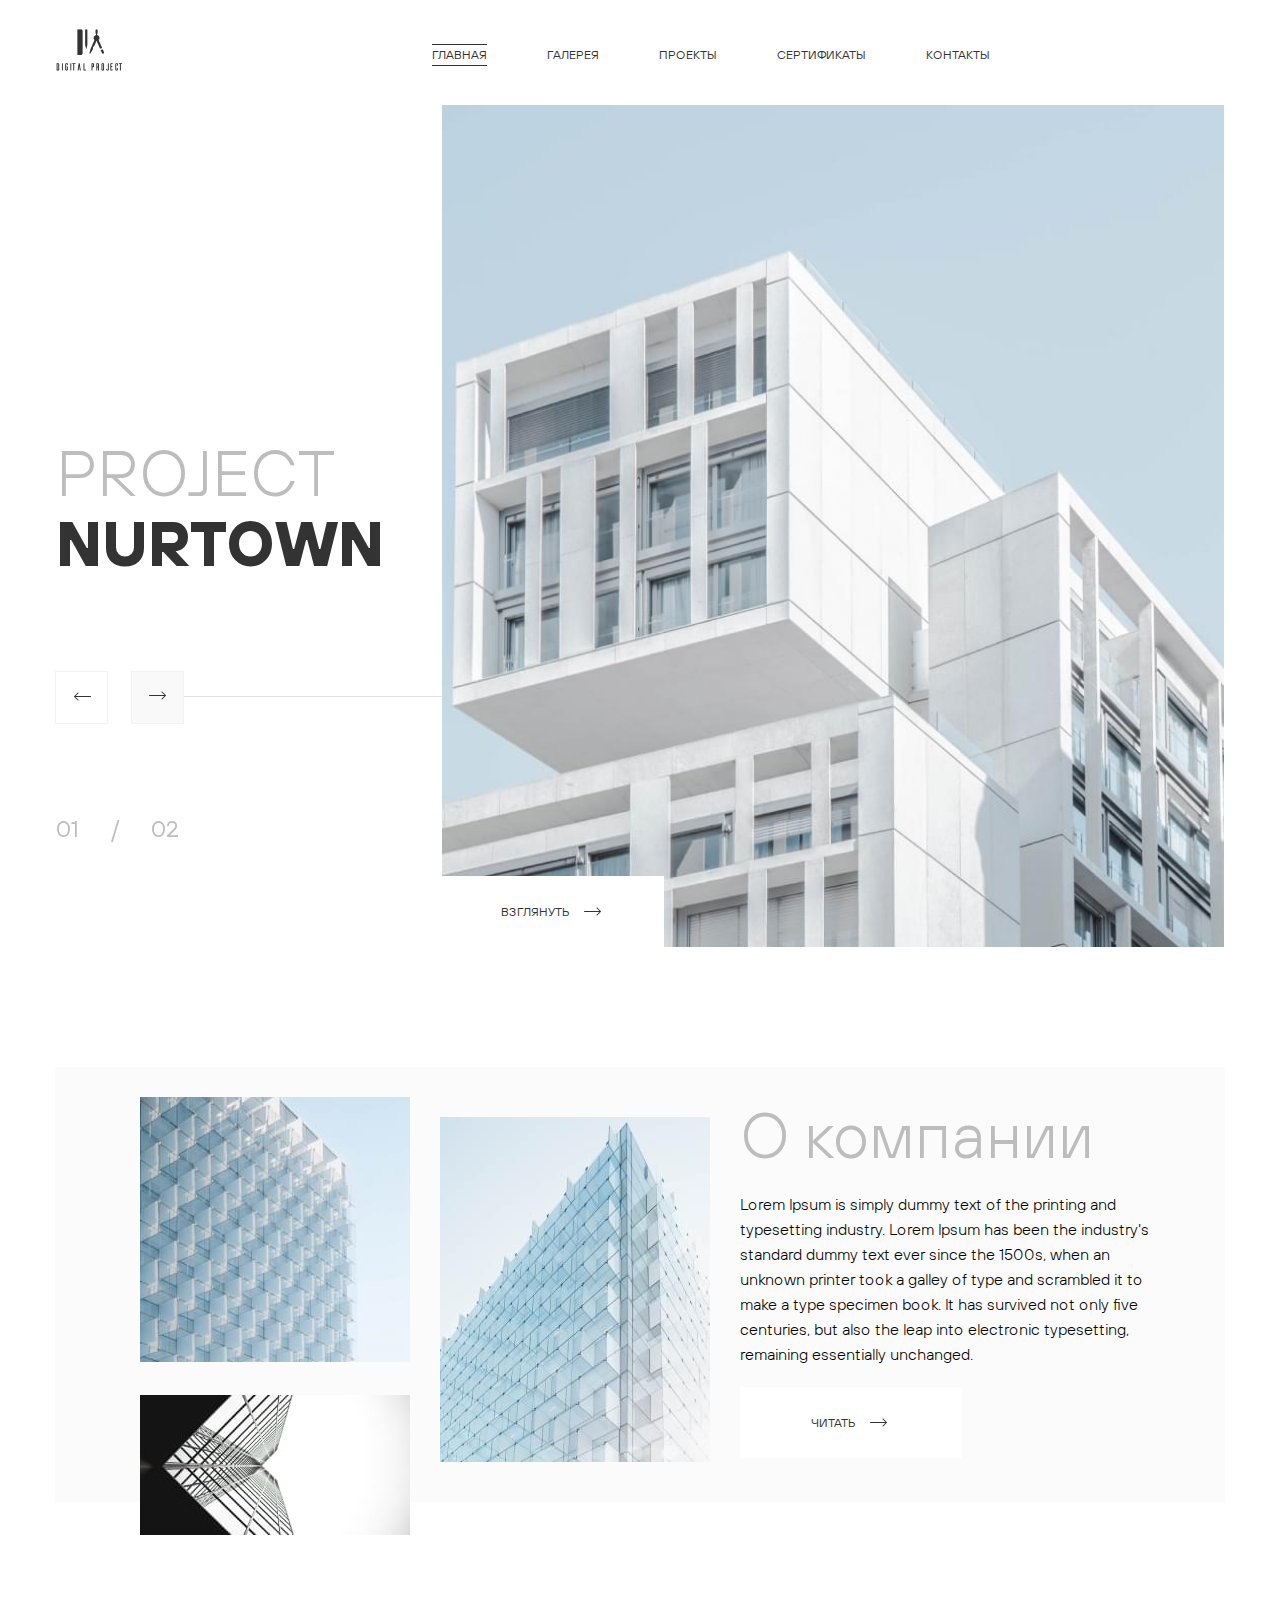
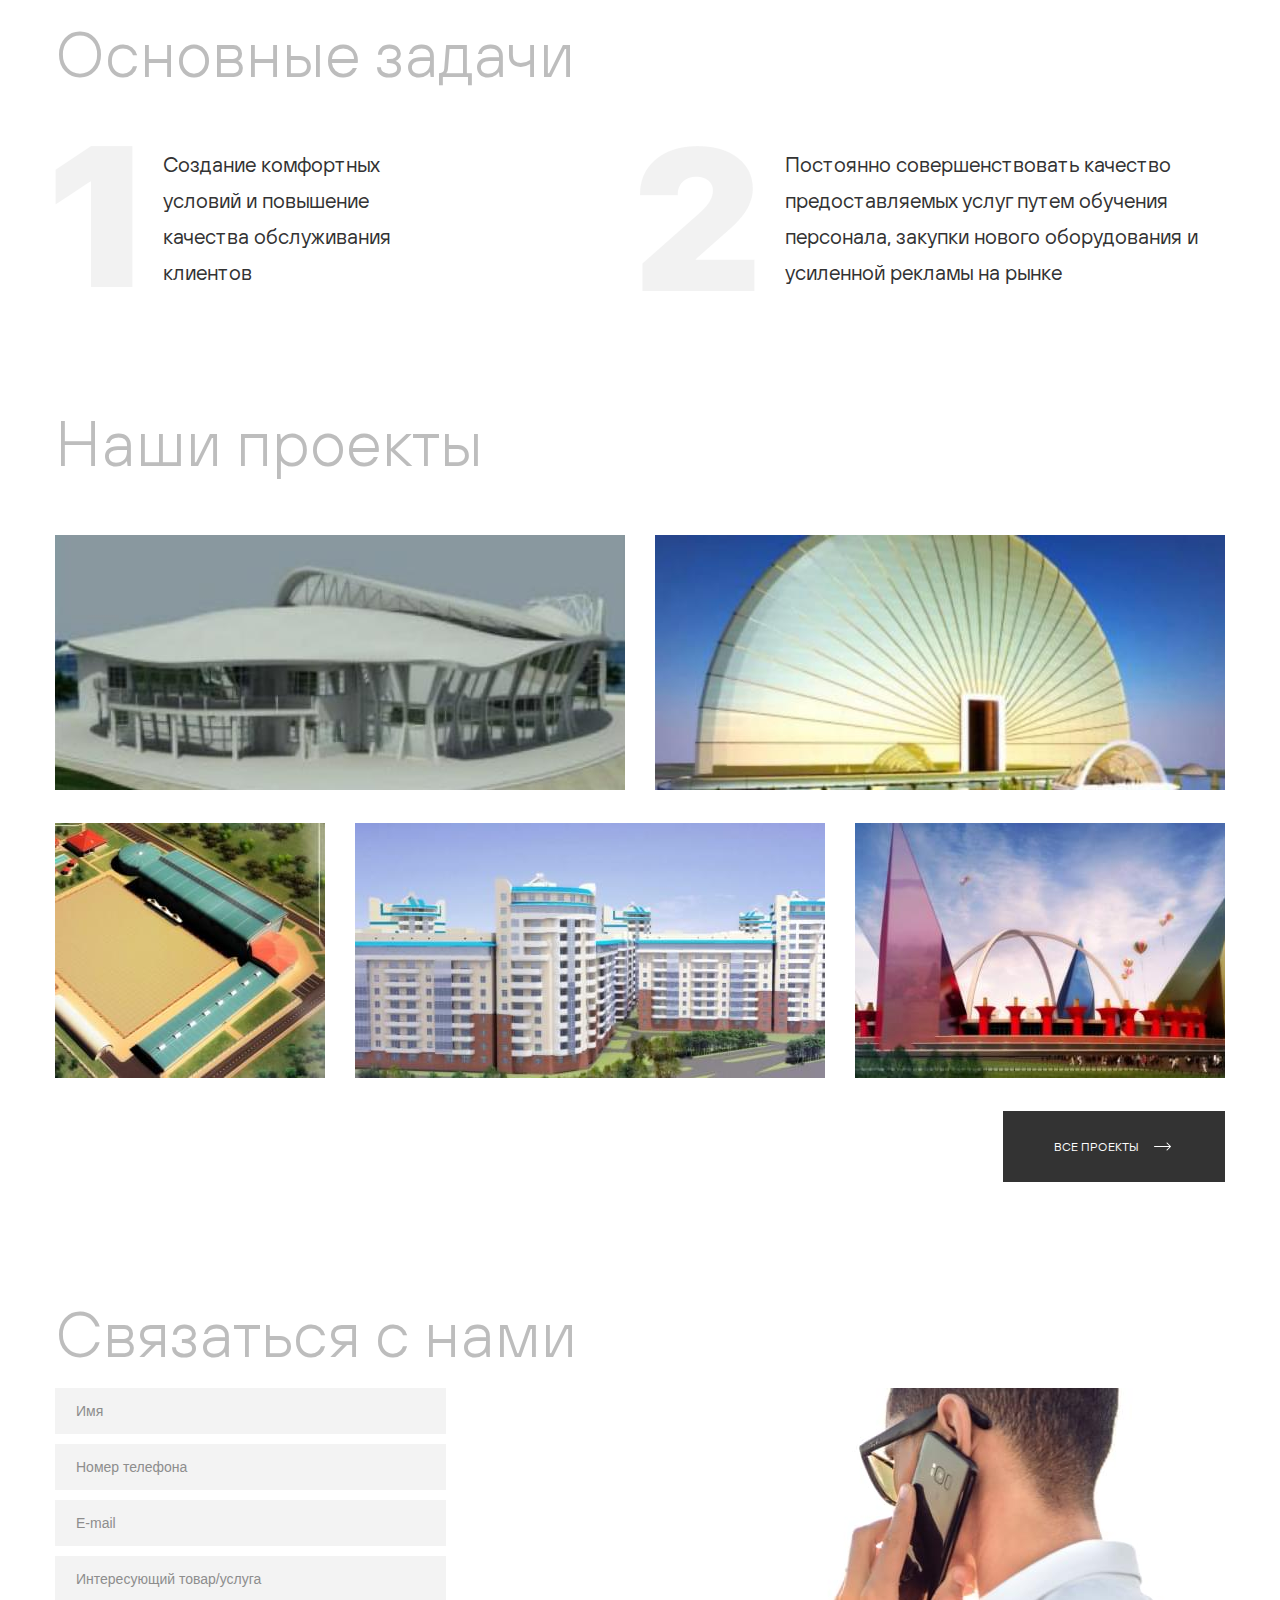
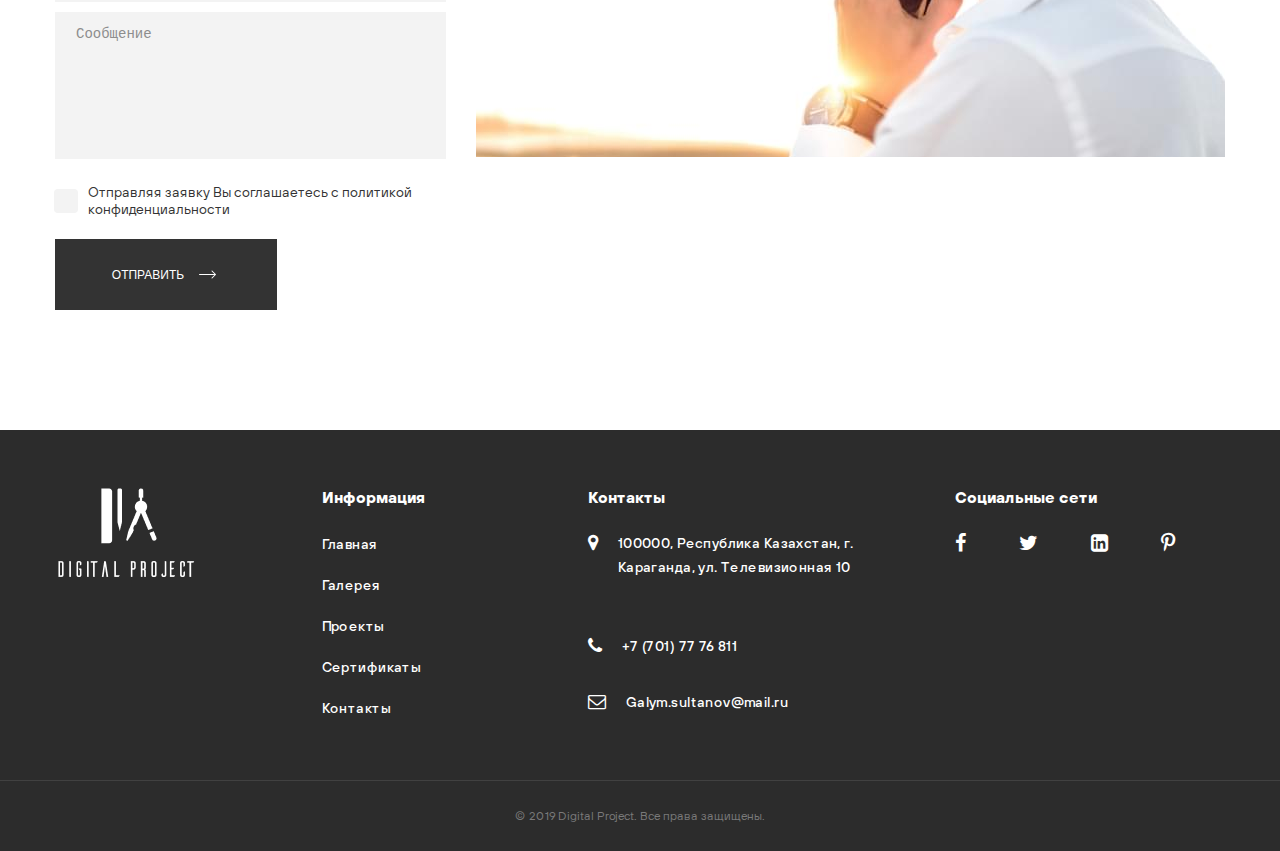
<file: index.html>
<!DOCTYPE html>
<html lang="en">

<head>
  <meta charset="UTF-8">
  <meta name="viewport" content="width=device-width, initial-scale=1.0">
  <title>Nurtown</title>
  <link rel="stylesheet" href="css/font-awesome.min.css">
  <link rel="stylesheet" href="css/jquery.fancybox.min.css">
  <link rel="stylesheet" href="css/bootstrap-grid.min.css">
  <link rel="stylesheet" href="css/animate.min.css">
  <link rel="stylesheet" href="css/slick.css">
  <link rel="stylesheet" href="css/style.min.css">
</head>

<body>


  <header class="header">
    <div class="container">
      <nav class="header-nav">
        <a href="index.html" class="logo"><img src="img/logo.png" alt=""></a>
        <ul class="header-menu">
          <li class="header-menu__item"><a href="index.html" class="header-menu__link header-menu__link_active">главная</a></li>
          <li class="header-menu__item"><a href="gallery.html" class="header-menu__link">галерея</a></li>
          <li class="header-menu__item"><a href="projects.html" class="header-menu__link">проекты</a></li>
          <li class="header-menu__item"><a href="sertificate.html" class="header-menu__link">сертификаты</a></li>
          <li class="header-menu__item"><a href="contact.html" class="header-menu__link">контакты</a></li>
        </ul>
        <button class="header-menu__burger">
          <span></span>
          <span></span>
          <span></span>
          <span></span>
        </button>
      </nav>
      <div class="header-slider">
        <div class="header-slider__item" number="1" count="1">
          <div class="header-slider__text">
            <p class="header-slider__title title">project</p>
            <p class="header-slider__subtitle subtitle">nurtown</p>
            <div class="header-slider__line"></div>
            <div class="header-slider__num">
              <span>01</span>
              <span>/</span>
              <span>02</span>
            </div>
          </div>
          <div class="header-slider__media">
            <img src="img/slider1.jpg" alt="" class="header-slider__img">
            <a href="projects-single.html" class="header-slider__link link">Взглянуть <img src="img/arrow-right.png" alt=""></a>
          </div>
        </div>
        <div class="header-slider__item" number="2" count="1">
          <div class="header-slider__text">
            <p class="header-slider__title title">project</p>
            <p class="header-slider__subtitle subtitle">tashkent</p>
            <div class="header-slider__line"></div>
            <div class="header-slider__num">
              <span>02</span>
              <span>/</span>
              <span>02</span>
            </div>
          </div>
          <div class="header-slider__media">
            <img src="img/slider1.jpg" alt="" class="header-slider__img">
            <a href="projects-single.html" class="header-slider__link link">Взглянуть <img src="img/arrow-right.png" alt=""></a>
          </div>
        </div>
      </div>
    </div>
  </header>

  <section class="about">
    <div class="container">
      <div class="about-content">
        <div class="about-photo">
          <div class="about-photo__left">
            <img src="img/about-photo1.jpg" alt="">
            <img src="img/about-photo2.jpg" alt="">
          </div>
          <div class="about-photo__right">
            <img src="img/about-photo3.jpg" alt="">
          </div>
        </div>
        <div class="about-text">
          <h2 class="about-text__title">О компании</h2>
          <p class="about-text__subtitle">Lorem Ipsum is simply dummy text of the printing and typesetting industry. Lorem Ipsum has been the industry's standard dummy text ever since the 1500s, when an unknown printer took a galley of type and scrambled it to make a type specimen book. It has survived not only five centuries, but also the leap into electronic typesetting, remaining essentially unchanged.</p>
          <a href="contact.html" class="link">Читать <img src="img/arrow-right.png" alt=""></a>
        </div>
      </div>
    </div>
  </section>

  <section class="tasks">
    <div class="container">
      <h2 class="title">Основные задачи</h2>
      <div class="tasks-content">
        <div class="tasks-content__item">
          <img src="img/1.png" alt="" class="tasks-content__img">
          <p class="tasks-content__text">Создание комфортных условий и повышение качества обслуживания клиентов</p>
        </div>
        <div class="tasks-content__item">
          <img src="img/2.png" alt="" class="tasks-content__img">
          <p class="tasks-content__text">Постоянно совершенствовать качество предоставляемых услуг путем обучения персонала, закупки нового оборудования и усиленной рекламы на рынке</p>
        </div>
      </div>
    </div>
  </section>


  <section class="projects">
    <div class="container">
      <h2 class="title">Наши проекты</h2>
      <div class="projects-content">
        <div class="projects-content__item">
          <img src="img/projects1.jpg" alt="" class="projects-content__img">
          <div class="projects-content__media projects-content__media_1">
            <h5 class="projects-content__title projects-content__title_1">досуговый центр</h5>
            <a href="projects-single.html" class="projects-content__link">Подробнее <img src="img/arrow-right-white.png" alt=""></a>
          </div>
        </div>
        <div class="projects-content__item">
          <img src="img/projects2.jpg" alt="" class="projects-content__img">
          <div class="projects-content__media projects-content__media_2">
            <h5 class="projects-content__title projects-content__title_2">досуговый центр</h5>
            <a href="projects-single.html" class="projects-content__link">Подробнее <img src="img/arrow-right-white.png" alt=""></a>
          </div>
        </div>
        <div class="projects-content__item">
          <img src="img/projects3.jpg" alt="" class="projects-content__img">
          <div class="projects-content__media projects-content__media_3">
            <h5 class="projects-content__title projects-content__title_3">Детская площадка</h5>
            <a href="projects-single.html" class="projects-content__link">Подробнее <img src="img/arrow-right-white.png" alt=""></a>
          </div>
        </div>
        <div class="projects-content__item">
          <img src="img/projects4.jpg" alt="" class="projects-content__img">
          <div class="projects-content__media projects-content__media_4">
            <h5 class="projects-content__title projects-content__title_4">Жилые дома</h5>
            <a href="projects-single.html" class="projects-content__link">Подробнее <img src="img/arrow-right-white.png" alt=""></a>
          </div>
        </div>
        <div class="projects-content__item">
          <img src="img/projects5.jpg" alt="" class="projects-content__img">
          <div class="projects-content__media projects-content__media_5">
            <h5 class="projects-content__title projects-content__title_5">Развлекательный центр</h5>
            <a href="projects-single.html" class="projects-content__link">Подробнее <img src="img/arrow-right-white.png" alt=""></a>
          </div>
        </div>
        <a href="projects.html" class="projects-content__all link link_dark">все проекты <img src="img/arrow-right-white.png" alt=""></a>
      </div>
    </div>
  </section>
  
  <section class="contact">
    <div class="container">
      <h2 class="title">Связаться с нами</h2>
      <div class="contact-content">
        <form action="" class="contact-form">
          <input type="text" class="contact-form__input" placeholder="Имя">
          <input type="text" class="contact-form__input" placeholder="Номер телефона">
          <input type="text" class="contact-form__input" placeholder="E-mail">
          <input type="text" class="contact-form__input" placeholder="Интересующий товар/услуга">
          <textarea class="contact-form__text" placeholder="Сообщение"></textarea>
          <label class="contact-form__accept">
            <input type="checkbox" class="contact-form__checkbox">
            <span class="contact-form__custom"></span>
            Отправляя заявку Вы соглашаетесь с политикой конфиденциальности
          </label>
          <button class="contact-form__btn link link_dark">отправить <img src="img/arrow-right-white.png" alt=""></button>
        </form>
        <img src="img/contact-photo.jpg" alt="" class="contact-content__img">
      </div>
    </div>
  </section>


  <footer class="footer">
    <div class="container">
      <div class="row footer__row">
        <div class="col-xl-2 col-lg-2 col-md-3 col-sm-3 col-6">
          <a href="" class="footer-logo"><img src="img/footer-logo.png" alt=""></a>
        </div>
        <div class="col-xl-2 col-lg-2 col-md-4 col-sm-4 col-6">
          <h6 class="footer__title">Информация</h6>
          <ul class="footer-list">
            <li class="footer-list__item"><a href="" class="footer-list__link">Главная</a></li>
            <li class="footer-list__item"><a href="gallery.html" class="footer-list__link">Галерея</a></li>
            <li class="footer-list__item"><a href="projects.html" class="footer-list__link">Проекты</a></li>
            <li class="footer-list__item"><a href="sertificate.html" class="footer-list__link">Сертификаты</a></li>
            <li class="footer-list__item"><a href="contact.html" class="footer-list__link">Контакты</a></li>
          </ul>
        </div>
        <div class="col-xl-3 col-lg-4 col-md-5 col-sm-5 col-12">
          <h6 class="footer__title">Контакты</h6>
          <ul class="footer-address">
            <li class="footer-address__item"><a href="" class="footer-address__link">
              <i class="fa fa-map-marker"></i>
              100000, Республика  Казахстан, г. Караганда, ул. Телевизионная 10
            </a></li>
            <li class="footer-address__item"><a href="" class="footer-address__link">
              <i class="fa fa-phone"></i>
              +7 (701) 77 76 811
            </a></li>
            <li class="footer-address__item"><a href="" class="footer-address__link">
              <i class="fa fa-envelope-o"></i>
              Galym.sultanov@mail.ru
            </a></li>
          </ul>
        </div>
        <div class="col-xl-3 col-lg-4 footer__col col-12">
          <h6 class="footer__title">Социальные сети</h6>
          <div class="footer-social">
            <a href="" class="footer-social__link"><i class="fa fa-facebook"></i></a>
            <a href="" class="footer-social__link"><i class="fa fa-twitter"></i></a>
            <a href="" class="footer-social__link"><i class="fa fa-linkedin-square"></i></a>
            <a href="" class="footer-social__link"><i class="fa fa-pinterest-p"></i></a>
          </div>
        </div>
      </div>
    </div>
    <p class="footer__copy">© 2019 Digital Project. Все права защищены.</p>
  </footer>

  <div class="content-form__overlay"></div>
  
  <div class="success">
      <button class="success__close "><img src="img/close.png" alt=""></button>
      <img src="img/success.png" alt="">
      <p class="success__title">Спасибо !</p>
      <p class="success__text">Ваше сообщение отправлено мы свяжемся с вами в ближайшее время</p>
      <button class="success__btn link link_dark">ВЕРНУТСЯ НАЗАД</button>
  </div>



  <script src="js/jquery-3.5.1.min.js"></script>
  <script src="js/jquery.fancybox.min.js"></script>
  <script src="js/jquery.waypoints.min.js"></script>
  <script src="js/jquery.counterup.min.js"></script>
  <script src="js/wow.min.js"></script>
  <script src="js/slick.js"></script>
  <script src="js/script.js"></script>
</body>
</html>
</file>
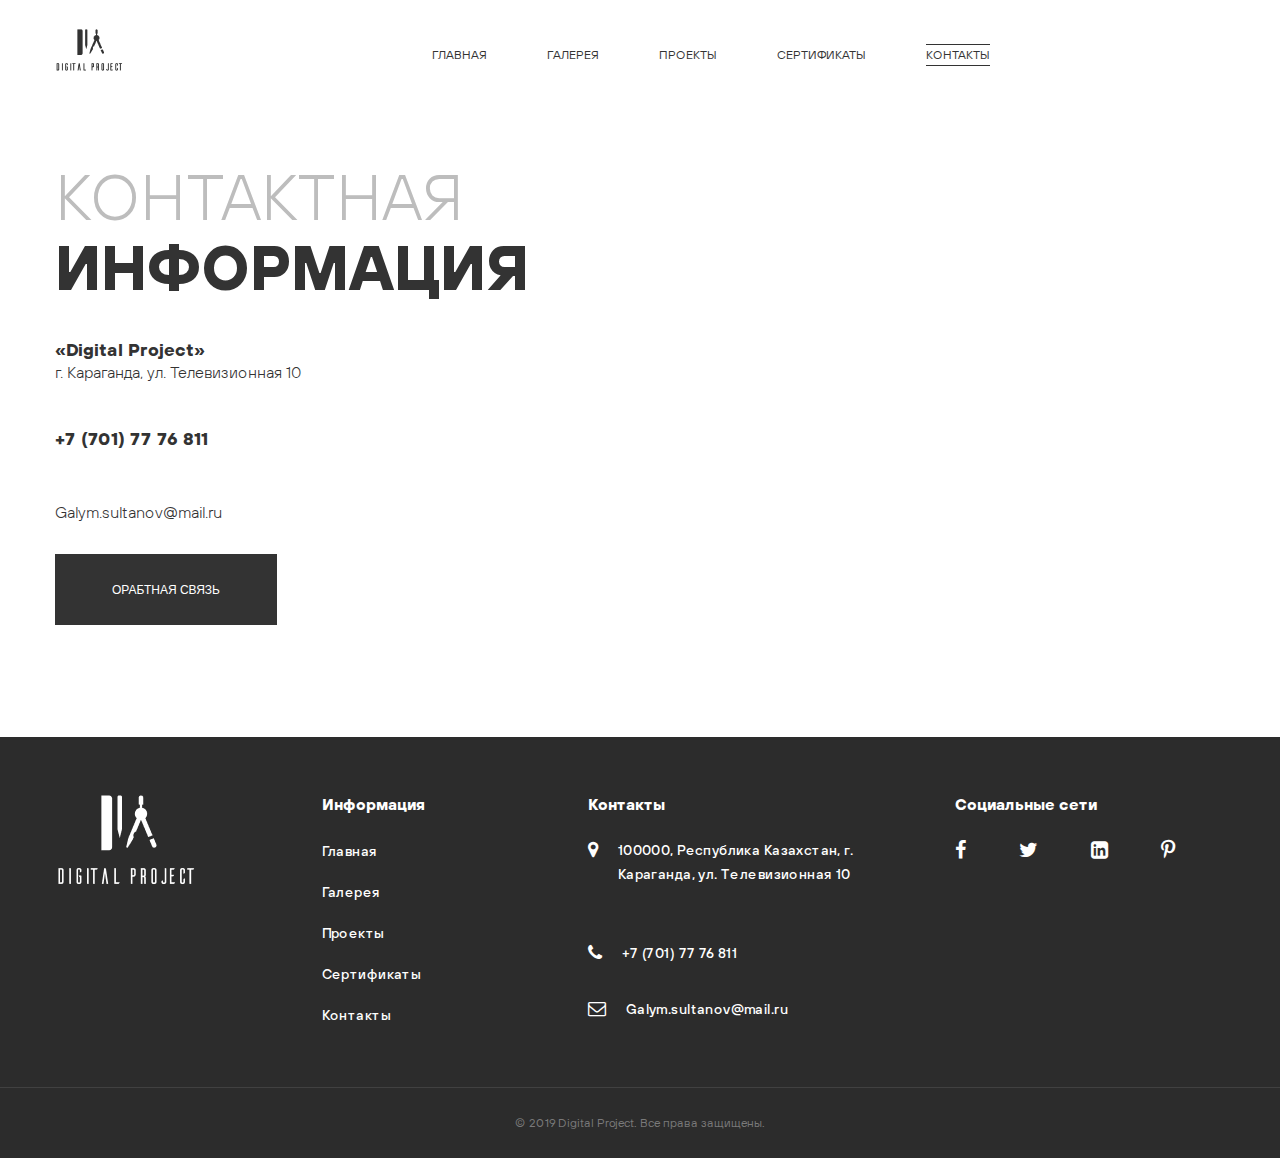
<file: contact.html>
<!DOCTYPE html>
<html lang="en">

<head>
  <meta charset="UTF-8">
  <meta name="viewport" content="width=device-width, initial-scale=1.0">
  <title>Nurtown</title>
  <link rel="stylesheet" href="css/font-awesome.min.css">
  <link rel="stylesheet" href="css/jquery.fancybox.min.css">
  <link rel="stylesheet" href="css/bootstrap-grid.min.css">
  <link rel="stylesheet" href="css/animate.min.css">
  <link rel="stylesheet" href="css/slick.css">
  <link rel="stylesheet" href="css/style.min.css">
</head>

<body>
    
  <header class="header">
    <div class="container">
      <nav class="header-nav">
        <a href="index.html" class="logo"><img src="img/logo.png" alt=""></a>
        <ul class="header-menu">
          <li class="header-menu__item"><a href="index.html" class="header-menu__link">главная</a></li>
          <li class="header-menu__item"><a href="gallery.html" class="header-menu__link">галерея</a></li>
          <li class="header-menu__item"><a href="projects.html" class="header-menu__link">проекты</a></li>
          <li class="header-menu__item"><a href="sertificate.html" class="header-menu__link">сертификаты</a></li>
          <li class="header-menu__item"><a href="contact.html" class="header-menu__link header-menu__link_active">контакты</a></li>
        </ul>
        <button class="header-menu__burger">
          <span></span>
          <span></span>
          <span></span>
          <span></span>
        </button>
      </nav>
    </div>
  </header>
  
  <section class="content">
      <div class="container">
        <div class="row">
            <div class="col-xl-5 content__col">
                <h2 class="title content__title">КОНТАКТНАЯ</h2>
                <p class="subtitle">ИНФОРМАЦИЯ</p>
                <p class="content__address"><span>«Digital Project»</span> г. Караганда, ул. Телевизионная 10</p>
                <a href="tel:+7 (701) 77 76 811" class="content__phone">+7 (701) 77 76 811</a>
                <a href="mailto:Galym.sultanov@mail.ru" class="content__mail">Galym.sultanov@mail.ru</a>
                <button href="" class="content__feedback link link_dark">Орабтная связь</button> 
            </div>
        </div>
      </div>
      <iframe class="content__map" src="https://www.google.com/maps/embed?pb=!1m18!1m12!1m3!1d191884.74398056837!2d69.13927927842387!3d41.28277055775262!2m3!1f0!2f0!3f0!3m2!1i1024!2i768!4f13.1!3m3!1m2!1s0x38ae8b0cc379e9c3%3A0xa5a9323b4aa5cb98!2z0KLQvtGI0LrQtdC90YIsIE9gemJla2lzdG9u!5e0!3m2!1suz!2s!4v1615545560590!5m2!1suz!2s" style="border:0;" allowfullscreen="" loading="lazy"></iframe>
  </section>
  
  
  <footer class="footer">
    <div class="container">
      <div class="row footer__row">
        <div class="col-xl-2 col-lg-2 col-md-3 col-sm-3 col-6">
          <a href="" class="footer-logo"><img src="img/footer-logo.png" alt=""></a>
        </div>
        <div class="col-xl-2 col-lg-2 col-md-4 col-sm-4 col-6">
          <h6 class="footer__title">Информация</h6>
          <ul class="footer-list">
            <li class="footer-list__item"><a href="" class="footer-list__link">Главная</a></li>
            <li class="footer-list__item"><a href="gallery.html" class="footer-list__link">Галерея</a></li>
            <li class="footer-list__item"><a href="projects.html" class="footer-list__link">Проекты</a></li>
            <li class="footer-list__item"><a href="sertificate.html" class="footer-list__link">Сертификаты</a></li>
            <li class="footer-list__item"><a href="contact.html" class="footer-list__link">Контакты</a></li>
          </ul>
        </div>
        <div class="col-xl-3 col-lg-4 col-md-5 col-sm-5 col-12">
          <h6 class="footer__title">Контакты</h6>
          <ul class="footer-address">
            <li class="footer-address__item"><a href="" class="footer-address__link">
              <i class="fa fa-map-marker"></i>
              100000, Республика  Казахстан, г. Караганда, ул. Телевизионная 10
            </a></li>
            <li class="footer-address__item"><a href="" class="footer-address__link">
              <i class="fa fa-phone"></i>
              +7 (701) 77 76 811
            </a></li>
            <li class="footer-address__item"><a href="" class="footer-address__link">
              <i class="fa fa-envelope-o"></i>
              Galym.sultanov@mail.ru
            </a></li>
          </ul>
        </div>
        <div class="col-xl-3 col-lg-4 footer__col col-12">
          <h6 class="footer__title">Социальные сети</h6>
          <div class="footer-social">
            <a href="" class="footer-social__link"><i class="fa fa-facebook"></i></a>
            <a href="" class="footer-social__link"><i class="fa fa-twitter"></i></a>
            <a href="" class="footer-social__link"><i class="fa fa-linkedin-square"></i></a>
            <a href="" class="footer-social__link"><i class="fa fa-pinterest-p"></i></a>
          </div>
        </div>
      </div>
    </div>
    <p class="footer__copy">© 2019 Digital Project. Все права защищены.</p>
  </footer>
  
  
  <div class="content-form__wrap">
    <form action="" class="contact-form content-form">
        <h5 class="content-form__title">Задать вопрос</h5>
        <input type="text" class="contact-form__input" placeholder="Имя">
        <input type="text" class="contact-form__input" placeholder="Номер телефона">
        <input type="text" class="contact-form__input" placeholder="E-mail">
        <input type="text" class="contact-form__input" placeholder="Интересующий товар/услуга">
        <textarea class="contact-form__text" placeholder="Сообщение"></textarea>
        <label class="contact-form__accept">
          <input type="checkbox" class="contact-form__checkbox">
          <span class="contact-form__custom"></span>
          Отправляя заявку Вы соглашаетесь с политикой конфиденциальности
        </label>
        <button class="contact-form__btn link link_dark content-form__btn">отправить</button>
        <button type="button" class="content-form__close"><img src="img/close.png" alt=""></button>
      </form>
  </div>
  <div class="content-form__overlay"></div>
  
  <div class="success">
      <button class="success__close "><img src="img/close.png" alt=""></button>
      <img src="img/success.png" alt="">
      <p class="success__title">Спасибо !</p>
      <p class="success__text">Ваше сообщение отправлено мы свяжемся с вами в ближайшее время</p>
      <button class="success__btn link link_dark">ВЕРНУТСЯ НАЗАД</button>
  </div>
  

  <script src="js/jquery-3.5.1.min.js"></script>
  <script src="js/jquery.fancybox.min.js"></script>
  <script src="js/jquery.waypoints.min.js"></script>
  <script src="js/jquery.counterup.min.js"></script>
  <script src="js/wow.min.js"></script>
  <script src="js/slick.js"></script>
  <script src="js/script.js"></script>
</body>
</html>
</file>
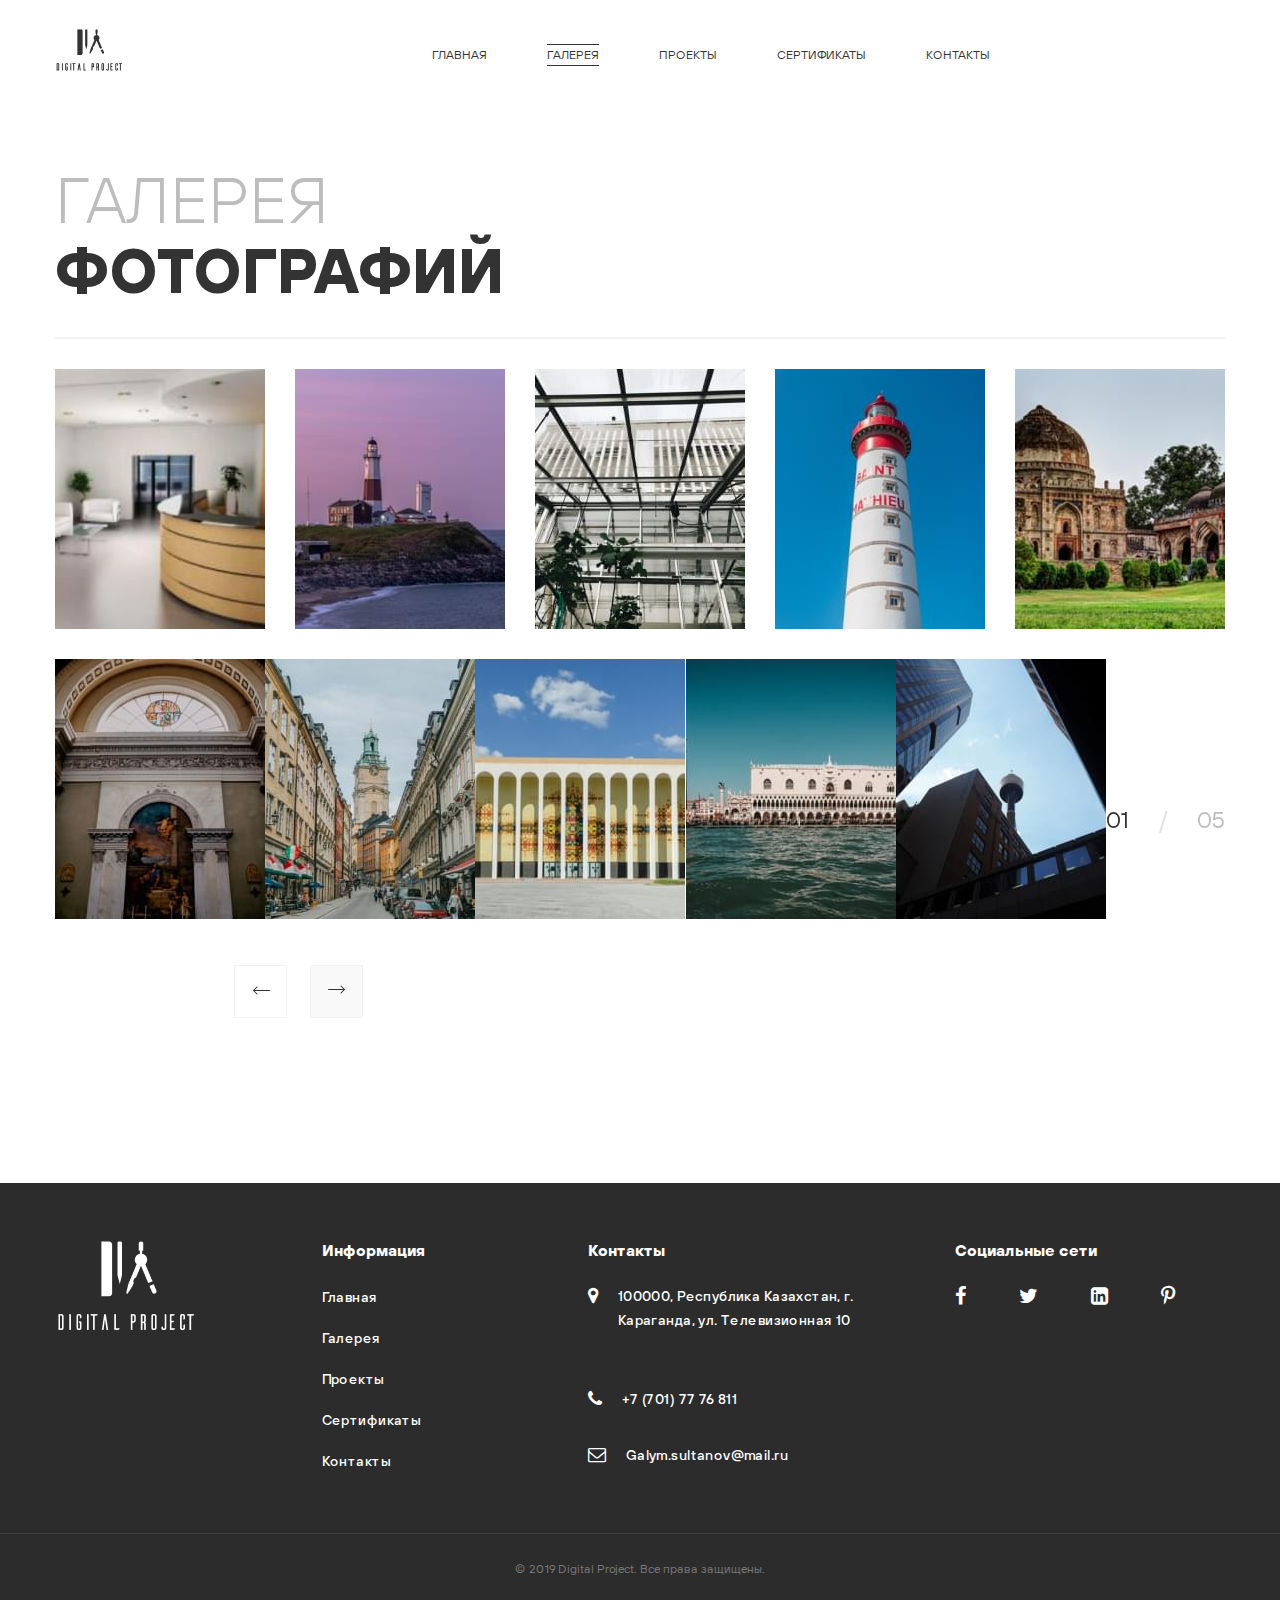
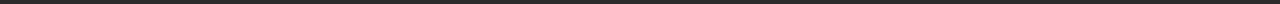
<file: gallery.html>
<!DOCTYPE html>
<html lang="en">

<head>
  <meta charset="UTF-8">
  <meta name="viewport" content="width=device-width, initial-scale=1.0">
  <title>Nurtown</title>
  <link rel="stylesheet" href="css/font-awesome.min.css">
  <link rel="stylesheet" href="css/jquery.fancybox.min.css">
  <link rel="stylesheet" href="css/bootstrap-grid.min.css">
  <link rel="stylesheet" href="css/animate.min.css">
  <link rel="stylesheet" href="css/slick.css">
  <link rel="stylesheet" href="css/style.min.css">
</head>

<body>


  <header class="header">
    <div class="container">
      <nav class="header-nav">
        <a href="index.html" class="logo"><img src="img/logo.png" alt=""></a>
        <ul class="header-menu">
          <li class="header-menu__item"><a href="index.html" class="header-menu__link">главная</a></li>
          <li class="header-menu__item"><a href="gallery.html" class="header-menu__link header-menu__link_active">галерея</a></li>
          <li class="header-menu__item"><a href="projects.html" class="header-menu__link">проекты</a></li>
          <li class="header-menu__item"><a href="sertificate.html" class="header-menu__link">сертификаты</a></li>
          <li class="header-menu__item"><a href="contact.html" class="header-menu__link">контакты</a></li>
        </ul>
        <button class="header-menu__burger">
          <span></span>
          <span></span>
          <span></span>
          <span></span>
        </button>
      </nav>
    </div>
  </header>
  
  
  <section class="gallery">
      <div class="container">
          <h2 class="gallery__title title">галерея</h2>
          <p class="subtitle">фотографий</p>
          <div class="line"></div>
          <div class="gallery-slider">
              <div>
                  <div class="gallery-slider__wrap">
                      <div class="gallery-slider__item">
                          <img src="img/gallery-img1.jpg" alt="" class="gallery-slider__img">
                          <div class="gallery-slider__about">
                            <p class="gallery-slider__text">Описание или пояснение к изображению.</p>
                          </div>
                      </div>
                      <div class="gallery-slider__item">
                          <img src="img/gallery-img2.jpg" alt="" class="gallery-slider__img">
                          <div class="gallery-slider__about">
                            <p class="gallery-slider__text">Описание или пояснение к изображению.</p>
                          </div>
                      </div>
                      <div class="gallery-slider__item">
                          <img src="img/gallery-img3.jpg" alt="" class="gallery-slider__img">
                          <div class="gallery-slider__about">
                            <p class="gallery-slider__text">Описание или пояснение к изображению.</p>
                          </div>
                      </div>
                      <div class="gallery-slider__item">
                          <img src="img/gallery-img4.jpg" alt="" class="gallery-slider__img">
                          <div class="gallery-slider__about">
                            <p class="gallery-slider__text">Описание или пояснение к изображению.</p>
                          </div>
                      </div>
                      <div class="gallery-slider__item">
                          <img src="img/gallery-img5.jpg" alt="" class="gallery-slider__img">
                          <div class="gallery-slider__about">
                            <p class="gallery-slider__text">Описание или пояснение к изображению.</p>
                          </div>
                      </div>
                      <div class="gallery-slider__item">
                          <img src="img/gallery-img6.jpg" alt="" class="gallery-slider__img">
                          <div class="gallery-slider__about">
                            <p class="gallery-slider__text">Описание или пояснение к изображению.</p>
                          </div>
                      </div>
                      <div class="gallery-slider__item">
                          <img src="img/gallery-img7.jpg" alt="" class="gallery-slider__img">
                          <div class="gallery-slider__about">
                            <p class="gallery-slider__text">Описание или пояснение к изображению.</p>
                          </div>
                      </div>
                      <div class="gallery-slider__item">
                          <img src="img/gallery-img8.jpg" alt="" class="gallery-slider__img">
                          <div class="gallery-slider__about">
                            <p class="gallery-slider__text">Описание или пояснение к изображению.</p>
                          </div>
                      </div>
                      <div class="gallery-slider__item">
                          <img src="img/gallery-img9.jpg" alt="" class="gallery-slider__img">
                          <div class="gallery-slider__about">
                            <p class="gallery-slider__text">Описание или пояснение к изображению.</p>
                          </div>
                      </div>
                      <div class="gallery-slider__item">
                          <img src="img/gallery-img10.jpg" alt="" class="gallery-slider__img">
                          <div class="gallery-slider__about">
                            <p class="gallery-slider__text">Описание или пояснение к изображению.</p>
                          </div>
                      </div>
                      <div class="gallery-slider__num">
                          <span>01</span>
                          <span>/</span>
                          <span>05</span>
                      </div>
                  </div>
              </div>
              <div>
                  <div class="gallery-slider__wrap">
                      <div class="gallery-slider__item">
                          <img src="img/gallery-img1.jpg" alt="" class="gallery-slider__img">
                          <div class="gallery-slider__about">
                            <p class="gallery-slider__text">Описание или пояснение к изображению.</p>
                          </div>
                      </div>
                      <div class="gallery-slider__item">
                          <img src="img/gallery-img2.jpg" alt="" class="gallery-slider__img">
                          <div class="gallery-slider__about">
                            <p class="gallery-slider__text">Описание или пояснение к изображению.</p>
                          </div>
                      </div>
                      <div class="gallery-slider__item">
                          <img src="img/gallery-img3.jpg" alt="" class="gallery-slider__img">
                          <div class="gallery-slider__about">
                            <p class="gallery-slider__text">Описание или пояснение к изображению.</p>
                          </div>
                      </div>
                      <div class="gallery-slider__item">
                          <img src="img/gallery-img4.jpg" alt="" class="gallery-slider__img">
                          <div class="gallery-slider__about">
                            <p class="gallery-slider__text">Описание или пояснение к изображению.</p>
                          </div>
                      </div>
                      <div class="gallery-slider__item">
                          <img src="img/gallery-img5.jpg" alt="" class="gallery-slider__img">
                          <div class="gallery-slider__about">
                            <p class="gallery-slider__text">Описание или пояснение к изображению.</p>
                          </div>
                      </div>
                      <div class="gallery-slider__item">
                          <img src="img/gallery-img6.jpg" alt="" class="gallery-slider__img">
                          <div class="gallery-slider__about">
                            <p class="gallery-slider__text">Описание или пояснение к изображению.</p>
                          </div>
                      </div>
                      <div class="gallery-slider__item">
                          <img src="img/gallery-img7.jpg" alt="" class="gallery-slider__img">
                          <div class="gallery-slider__about">
                            <p class="gallery-slider__text">Описание или пояснение к изображению.</p>
                          </div>
                      </div>
                      <div class="gallery-slider__item">
                          <img src="img/gallery-img8.jpg" alt="" class="gallery-slider__img">
                          <div class="gallery-slider__about">
                            <p class="gallery-slider__text">Описание или пояснение к изображению.</p>
                          </div>
                      </div>
                      <div class="gallery-slider__item">
                          <img src="img/gallery-img9.jpg" alt="" class="gallery-slider__img">
                          <div class="gallery-slider__about">
                            <p class="gallery-slider__text">Описание или пояснение к изображению.</p>
                          </div>
                      </div>
                      <div class="gallery-slider__item">
                          <img src="img/gallery-img10.jpg" alt="" class="gallery-slider__img">
                          <div class="gallery-slider__about">
                            <p class="gallery-slider__text">Описание или пояснение к изображению.</p>
                          </div>
                      </div>
                      <div class="gallery-slider__num">
                          <span>02</span>
                          <span>/</span>
                          <span>05</span>
                      </div>
                  </div>
              </div>
              <div>
                  <div class="gallery-slider__wrap">
                      <div class="gallery-slider__item">
                          <img src="img/gallery-img1.jpg" alt="" class="gallery-slider__img">
                          <div class="gallery-slider__about">
                            <p class="gallery-slider__text">Описание или пояснение к изображению.</p>
                          </div>
                      </div>
                      <div class="gallery-slider__item">
                          <img src="img/gallery-img2.jpg" alt="" class="gallery-slider__img">
                          <div class="gallery-slider__about">
                            <p class="gallery-slider__text">Описание или пояснение к изображению.</p>
                          </div>
                      </div>
                      <div class="gallery-slider__item">
                          <img src="img/gallery-img3.jpg" alt="" class="gallery-slider__img">
                          <div class="gallery-slider__about">
                            <p class="gallery-slider__text">Описание или пояснение к изображению.</p>
                          </div>
                      </div>
                      <div class="gallery-slider__item">
                          <img src="img/gallery-img4.jpg" alt="" class="gallery-slider__img">
                          <div class="gallery-slider__about">
                            <p class="gallery-slider__text">Описание или пояснение к изображению.</p>
                          </div>
                      </div>
                      <div class="gallery-slider__item">
                          <img src="img/gallery-img5.jpg" alt="" class="gallery-slider__img">
                          <div class="gallery-slider__about">
                            <p class="gallery-slider__text">Описание или пояснение к изображению.</p>
                          </div>
                      </div>
                      <div class="gallery-slider__item">
                          <img src="img/gallery-img6.jpg" alt="" class="gallery-slider__img">
                          <div class="gallery-slider__about">
                            <p class="gallery-slider__text">Описание или пояснение к изображению.</p>
                          </div>
                      </div>
                      <div class="gallery-slider__item">
                          <img src="img/gallery-img7.jpg" alt="" class="gallery-slider__img">
                          <div class="gallery-slider__about">
                            <p class="gallery-slider__text">Описание или пояснение к изображению.</p>
                          </div>
                      </div>
                      <div class="gallery-slider__item">
                          <img src="img/gallery-img8.jpg" alt="" class="gallery-slider__img">
                          <div class="gallery-slider__about">
                            <p class="gallery-slider__text">Описание или пояснение к изображению.</p>
                          </div>
                      </div>
                      <div class="gallery-slider__item">
                          <img src="img/gallery-img9.jpg" alt="" class="gallery-slider__img">
                          <div class="gallery-slider__about">
                            <p class="gallery-slider__text">Описание или пояснение к изображению.</p>
                          </div>
                      </div>
                      <div class="gallery-slider__item">
                          <img src="img/gallery-img10.jpg" alt="" class="gallery-slider__img">
                          <div class="gallery-slider__about">
                            <p class="gallery-slider__text">Описание или пояснение к изображению.</p>
                          </div>
                      </div>
                      <div class="gallery-slider__num">
                          <span>03</span>
                          <span>/</span>
                          <span>05</span>
                      </div>
                  </div>
              </div>
              <div>
                  <div class="gallery-slider__wrap">
                      <div class="gallery-slider__item">
                          <img src="img/gallery-img1.jpg" alt="" class="gallery-slider__img">
                          <div class="gallery-slider__about">
                            <p class="gallery-slider__text">Описание или пояснение к изображению.</p>
                          </div>
                      </div>
                      <div class="gallery-slider__item">
                          <img src="img/gallery-img2.jpg" alt="" class="gallery-slider__img">
                          <div class="gallery-slider__about">
                            <p class="gallery-slider__text">Описание или пояснение к изображению.</p>
                          </div>
                      </div>
                      <div class="gallery-slider__item">
                          <img src="img/gallery-img3.jpg" alt="" class="gallery-slider__img">
                          <div class="gallery-slider__about">
                            <p class="gallery-slider__text">Описание или пояснение к изображению.</p>
                          </div>
                      </div>
                      <div class="gallery-slider__item">
                          <img src="img/gallery-img4.jpg" alt="" class="gallery-slider__img">
                          <div class="gallery-slider__about">
                            <p class="gallery-slider__text">Описание или пояснение к изображению.</p>
                          </div>
                      </div>
                      <div class="gallery-slider__item">
                          <img src="img/gallery-img5.jpg" alt="" class="gallery-slider__img">
                          <div class="gallery-slider__about">
                            <p class="gallery-slider__text">Описание или пояснение к изображению.</p>
                          </div>
                      </div>
                      <div class="gallery-slider__item">
                          <img src="img/gallery-img6.jpg" alt="" class="gallery-slider__img">
                          <div class="gallery-slider__about">
                            <p class="gallery-slider__text">Описание или пояснение к изображению.</p>
                          </div>
                      </div>
                      <div class="gallery-slider__item">
                          <img src="img/gallery-img7.jpg" alt="" class="gallery-slider__img">
                          <div class="gallery-slider__about">
                            <p class="gallery-slider__text">Описание или пояснение к изображению.</p>
                          </div>
                      </div>
                      <div class="gallery-slider__item">
                          <img src="img/gallery-img8.jpg" alt="" class="gallery-slider__img">
                          <div class="gallery-slider__about">
                            <p class="gallery-slider__text">Описание или пояснение к изображению.</p>
                          </div>
                      </div>
                      <div class="gallery-slider__item">
                          <img src="img/gallery-img9.jpg" alt="" class="gallery-slider__img">
                          <div class="gallery-slider__about">
                            <p class="gallery-slider__text">Описание или пояснение к изображению.</p>
                          </div>
                      </div>
                      <div class="gallery-slider__item">
                          <img src="img/gallery-img10.jpg" alt="" class="gallery-slider__img">
                          <div class="gallery-slider__about">
                            <p class="gallery-slider__text">Описание или пояснение к изображению.</p>
                          </div>
                      </div>
                      <div class="gallery-slider__num">
                          <span>04</span>
                          <span>/</span>
                          <span>05</span>
                      </div>
                  </div>
              </div>
              <div>
                  <div class="gallery-slider__wrap">
                      <div class="gallery-slider__item">
                          <img src="img/gallery-img1.jpg" alt="" class="gallery-slider__img">
                          <div class="gallery-slider__about">
                            <p class="gallery-slider__text">Описание или пояснение к изображению.</p>
                          </div>
                      </div>
                      <div class="gallery-slider__item">
                          <img src="img/gallery-img2.jpg" alt="" class="gallery-slider__img">
                          <div class="gallery-slider__about">
                            <p class="gallery-slider__text">Описание или пояснение к изображению.</p>
                          </div>
                      </div>
                      <div class="gallery-slider__item">
                          <img src="img/gallery-img3.jpg" alt="" class="gallery-slider__img">
                          <div class="gallery-slider__about">
                            <p class="gallery-slider__text">Описание или пояснение к изображению.</p>
                          </div>
                      </div>
                      <div class="gallery-slider__item">
                          <img src="img/gallery-img4.jpg" alt="" class="gallery-slider__img">
                          <div class="gallery-slider__about">
                            <p class="gallery-slider__text">Описание или пояснение к изображению.</p>
                          </div>
                      </div>
                      <div class="gallery-slider__item">
                          <img src="img/gallery-img5.jpg" alt="" class="gallery-slider__img">
                          <div class="gallery-slider__about">
                            <p class="gallery-slider__text">Описание или пояснение к изображению.</p>
                          </div>
                      </div>
                      <div class="gallery-slider__item">
                          <img src="img/gallery-img6.jpg" alt="" class="gallery-slider__img">
                          <div class="gallery-slider__about">
                            <p class="gallery-slider__text">Описание или пояснение к изображению.</p>
                          </div>
                      </div>
                      <div class="gallery-slider__item">
                          <img src="img/gallery-img7.jpg" alt="" class="gallery-slider__img">
                          <div class="gallery-slider__about">
                            <p class="gallery-slider__text">Описание или пояснение к изображению.</p>
                          </div>
                      </div>
                      <div class="gallery-slider__item">
                          <img src="img/gallery-img8.jpg" alt="" class="gallery-slider__img">
                          <div class="gallery-slider__about">
                            <p class="gallery-slider__text">Описание или пояснение к изображению.</p>
                          </div>
                      </div>
                      <div class="gallery-slider__item">
                          <img src="img/gallery-img9.jpg" alt="" class="gallery-slider__img">
                          <div class="gallery-slider__about">
                            <p class="gallery-slider__text">Описание или пояснение к изображению.</p>
                          </div>
                      </div>
                      <div class="gallery-slider__item">
                          <img src="img/gallery-img10.jpg" alt="" class="gallery-slider__img">
                          <div class="gallery-slider__about">
                            <p class="gallery-slider__text">Описание или пояснение к изображению.</p>
                          </div>
                      </div>
                      <div class="gallery-slider__num">
                          <span>05</span>
                          <span>/</span>
                          <span>05</span>
                      </div>
                  </div>
              </div>
          </div>
      </div>
  </section>
  
  
  <footer class="footer">
    <div class="container">
      <div class="row footer__row">
        <div class="col-xl-2 col-lg-2 col-md-3 col-sm-3 col-6">
          <a href="" class="footer-logo"><img src="img/footer-logo.png" alt=""></a>
        </div>
        <div class="col-xl-2 col-lg-2 col-md-4 col-sm-4 col-6">
          <h6 class="footer__title">Информация</h6>
          <ul class="footer-list">
            <li class="footer-list__item"><a href="" class="footer-list__link">Главная</a></li>
            <li class="footer-list__item"><a href="gallery.html" class="footer-list__link">Галерея</a></li>
            <li class="footer-list__item"><a href="projects.html" class="footer-list__link">Проекты</a></li>
            <li class="footer-list__item"><a href="sertificate.html" class="footer-list__link">Сертификаты</a></li>
            <li class="footer-list__item"><a href="contact.html" class="footer-list__link">Контакты</a></li>
          </ul>
        </div>
        <div class="col-xl-3 col-lg-4 col-md-5 col-sm-5 col-12">
          <h6 class="footer__title">Контакты</h6>
          <ul class="footer-address">
            <li class="footer-address__item"><a href="" class="footer-address__link">
              <i class="fa fa-map-marker"></i>
              100000, Республика  Казахстан, г. Караганда, ул. Телевизионная 10
            </a></li>
            <li class="footer-address__item"><a href="" class="footer-address__link">
              <i class="fa fa-phone"></i>
              +7 (701) 77 76 811
            </a></li>
            <li class="footer-address__item"><a href="" class="footer-address__link">
              <i class="fa fa-envelope-o"></i>
              Galym.sultanov@mail.ru
            </a></li>
          </ul>
        </div>
        <div class="col-xl-3 col-lg-4 footer__col col-12">
          <h6 class="footer__title">Социальные сети</h6>
          <div class="footer-social">
            <a href="" class="footer-social__link"><i class="fa fa-facebook"></i></a>
            <a href="" class="footer-social__link"><i class="fa fa-twitter"></i></a>
            <a href="" class="footer-social__link"><i class="fa fa-linkedin-square"></i></a>
            <a href="" class="footer-social__link"><i class="fa fa-pinterest-p"></i></a>
          </div>
        </div>
      </div>
    </div>
    <p class="footer__copy">© 2019 Digital Project. Все права защищены.</p>
  </footer>






  <script src="js/jquery-3.5.1.min.js"></script>
  <script src="js/jquery.fancybox.min.js"></script>
  <script src="js/jquery.waypoints.min.js"></script>
  <script src="js/jquery.counterup.min.js"></script>
  <script src="js/wow.min.js"></script>
  <script src="js/slick.js"></script>
  <script src="js/script.js"></script>
</body>
</html>
</file>
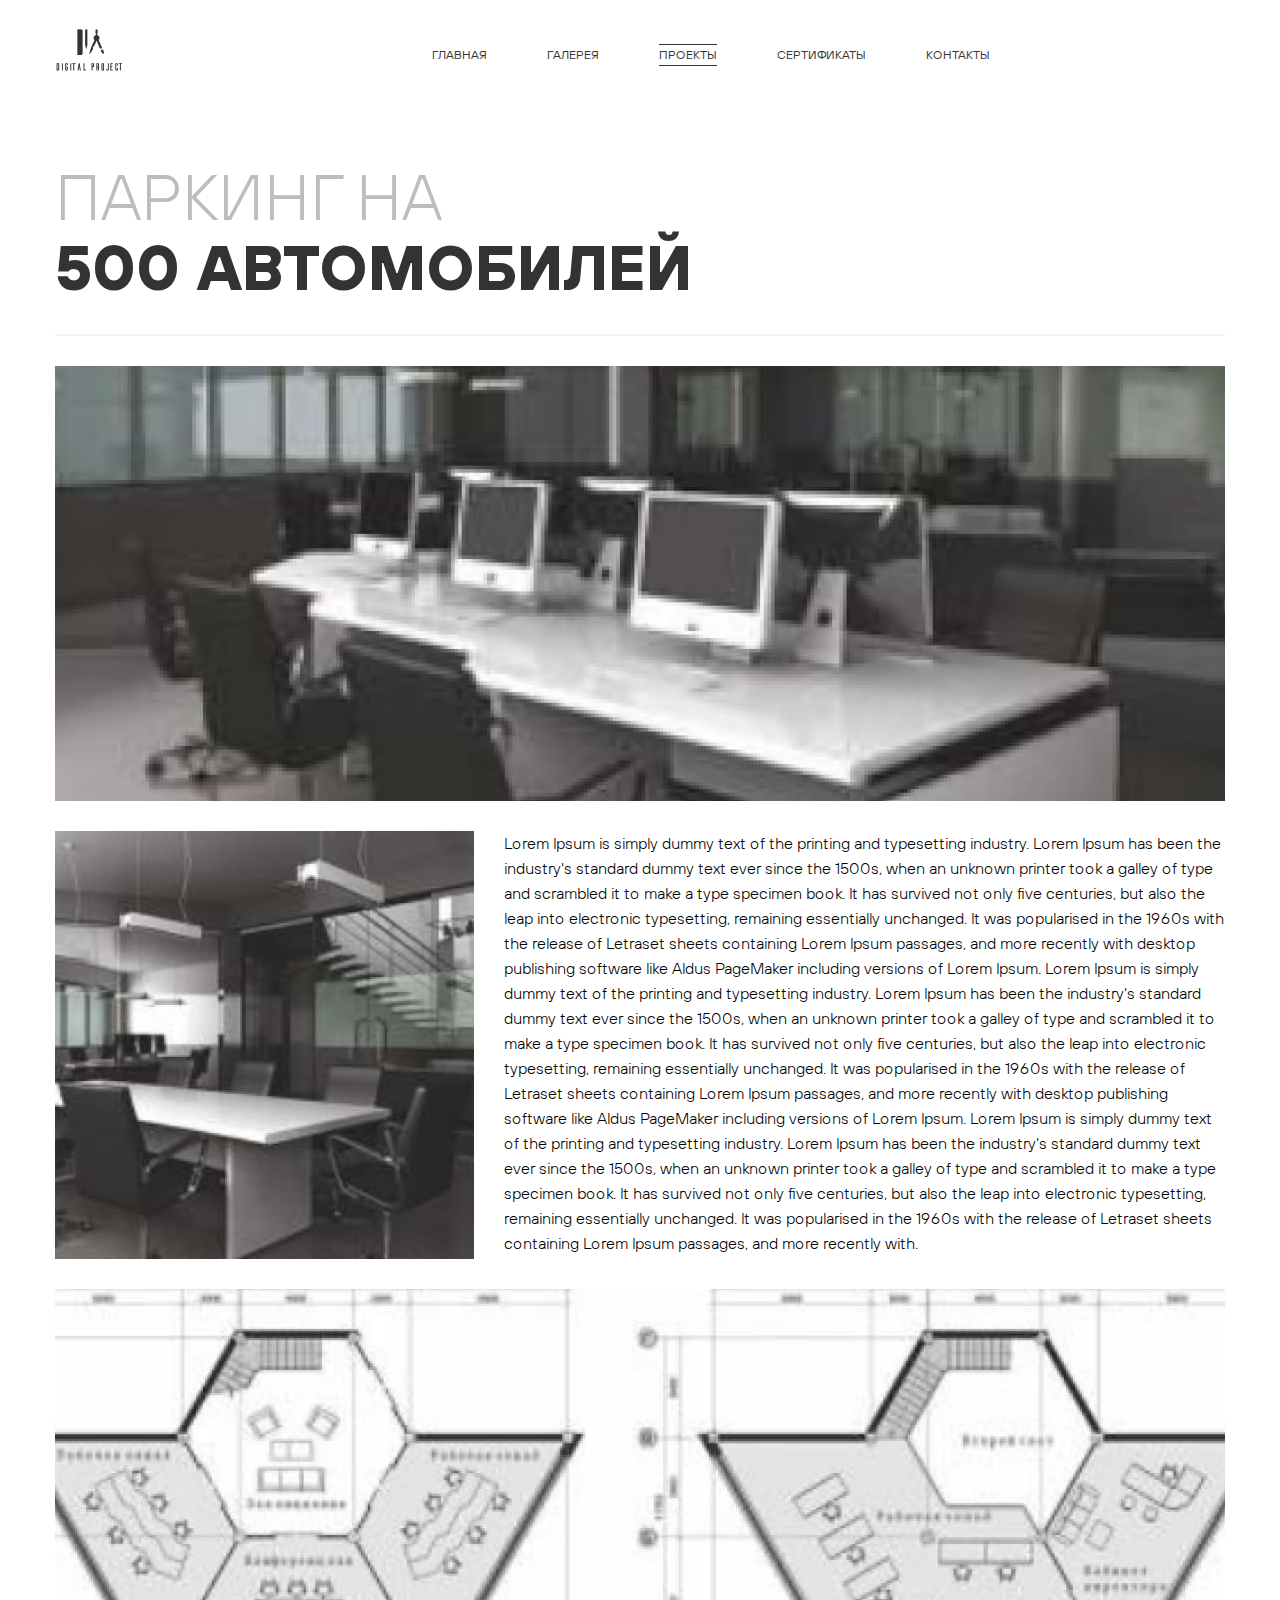
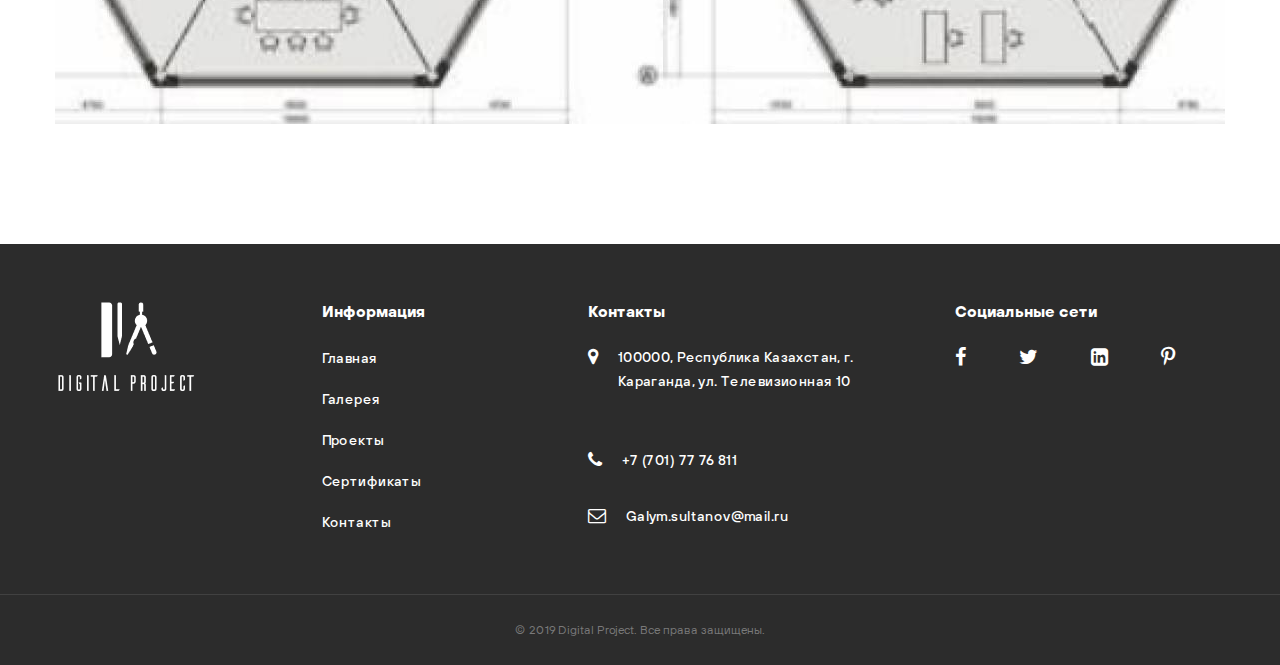
<file: projects-single.html>
<!DOCTYPE html>
<html lang="en">

<head>
  <meta charset="UTF-8">
  <meta name="viewport" content="width=device-width, initial-scale=1.0">
  <title>Nurtown</title>
  <link rel="stylesheet" href="css/font-awesome.min.css">
  <link rel="stylesheet" href="css/jquery.fancybox.min.css">
  <link rel="stylesheet" href="css/bootstrap-grid.min.css">
  <link rel="stylesheet" href="css/animate.min.css">
  <link rel="stylesheet" href="css/slick.css">
  <link rel="stylesheet" href="css/style.min.css">
</head>

<body>


  <header class="header">
    <div class="container">
      <nav class="header-nav">
        <a href="index.html" class="logo"><img src="img/logo.png" alt=""></a>
        <ul class="header-menu">
          <li class="header-menu__item"><a href="index.html" class="header-menu__link">главная</a></li>
          <li class="header-menu__item"><a href="gallery.html" class="header-menu__link">галерея</a></li>
          <li class="header-menu__item"><a href="projects.html" class="header-menu__link header-menu__link_active">проекты</a></li>
          <li class="header-menu__item"><a href="sertificate.html" class="header-menu__link">сертификаты</a></li>
          <li class="header-menu__item"><a href="contact.html" class="header-menu__link">контакты</a></li>
        </ul>
        <button class="header-menu__burger">
          <span></span>
          <span></span>
          <span></span>
          <span></span>
        </button>
      </nav>
    </div>
  </header>
  
  
  <section class="single">
    <div class="container">
        <p class="title single__title">паркинг на</p>
        <p class="subtitle">500 автомобилей</p>
        <div class="line"></div>
        <div class="single-post">
            <img src="img/single-main.jpg" alt="" class="single-post__banner">
            <div class="single-post__content">
                <img src="img/single-img.jpg" alt="" class="single-post__img">
                <p class="single-post__text">Lorem Ipsum is simply dummy text of the printing and typesetting industry. Lorem Ipsum has been the industry's standard dummy text ever since the 1500s, when an unknown printer took a galley of type and scrambled it to make a type specimen book. It has survived not only five centuries, but also the leap into electronic typesetting, remaining essentially unchanged. It was popularised in the 1960s with the release of Letraset sheets containing Lorem Ipsum passages, and more recently with desktop publishing software like Aldus PageMaker including versions of Lorem Ipsum. Lorem Ipsum is simply dummy text of the printing and typesetting industry. Lorem Ipsum has been the industry's standard dummy text ever since the 1500s, when an unknown printer took a galley of type and scrambled it to make a type specimen book. It has survived not only five centuries, but also the leap into electronic typesetting, remaining essentially unchanged. It was popularised in the 1960s with the release of Letraset sheets containing Lorem Ipsum passages, and more recently with desktop publishing software like Aldus PageMaker including versions of Lorem Ipsum. Lorem Ipsum is simply dummy text of the printing and typesetting industry. Lorem Ipsum has been the industry's standard dummy text ever since the 1500s, when an unknown printer took a galley of type and scrambled it to make a type specimen book. It has survived not only five centuries, but also the leap into electronic typesetting, remaining essentially unchanged. It was popularised in the 1960s with the release of Letraset sheets containing Lorem Ipsum passages, and more recently with.</p>
            </div>
            <img src="img/single-scheme.jpg" alt="" class="single-post__scheme">
        </div>
    </div>
  </section>
  
  
  
  
  
  
  
  
  
  
  
  <footer class="footer">
    <div class="container">
      <div class="row footer__row">
        <div class="col-xl-2 col-lg-2 col-md-3 col-sm-3 col-6">
          <a href="" class="footer-logo"><img src="img/footer-logo.png" alt=""></a>
        </div>
        <div class="col-xl-2 col-lg-2 col-md-4 col-sm-4 col-6">
          <h6 class="footer__title">Информация</h6>
          <ul class="footer-list">
            <li class="footer-list__item"><a href="" class="footer-list__link">Главная</a></li>
            <li class="footer-list__item"><a href="gallery.html" class="footer-list__link">Галерея</a></li>
            <li class="footer-list__item"><a href="projects.html" class="footer-list__link">Проекты</a></li>
            <li class="footer-list__item"><a href="sertificate.html" class="footer-list__link">Сертификаты</a></li>
            <li class="footer-list__item"><a href="contact.html" class="footer-list__link">Контакты</a></li>
          </ul>
        </div>
        <div class="col-xl-3 col-lg-4 col-md-5 col-sm-5 col-12">
          <h6 class="footer__title">Контакты</h6>
          <ul class="footer-address">
            <li class="footer-address__item"><a href="" class="footer-address__link">
              <i class="fa fa-map-marker"></i>
              100000, Республика  Казахстан, г. Караганда, ул. Телевизионная 10
            </a></li>
            <li class="footer-address__item"><a href="" class="footer-address__link">
              <i class="fa fa-phone"></i>
              +7 (701) 77 76 811
            </a></li>
            <li class="footer-address__item"><a href="" class="footer-address__link">
              <i class="fa fa-envelope-o"></i>
              Galym.sultanov@mail.ru
            </a></li>
          </ul>
        </div>
        <div class="col-xl-3 col-lg-4 footer__col col-12">
          <h6 class="footer__title">Социальные сети</h6>
          <div class="footer-social">
            <a href="" class="footer-social__link"><i class="fa fa-facebook"></i></a>
            <a href="" class="footer-social__link"><i class="fa fa-twitter"></i></a>
            <a href="" class="footer-social__link"><i class="fa fa-linkedin-square"></i></a>
            <a href="" class="footer-social__link"><i class="fa fa-pinterest-p"></i></a>
          </div>
        </div>
      </div>
    </div>
    <p class="footer__copy">© 2019 Digital Project. Все права защищены.</p>
  </footer>






  <script src="js/jquery-3.5.1.min.js"></script>
  <script src="js/jquery.fancybox.min.js"></script>
  <script src="js/jquery.waypoints.min.js"></script>
  <script src="js/jquery.counterup.min.js"></script>
  <script src="js/wow.min.js"></script>
  <script src="js/slick.js"></script>
  <script src="js/script.js"></script>
</body>
</html>
</file>
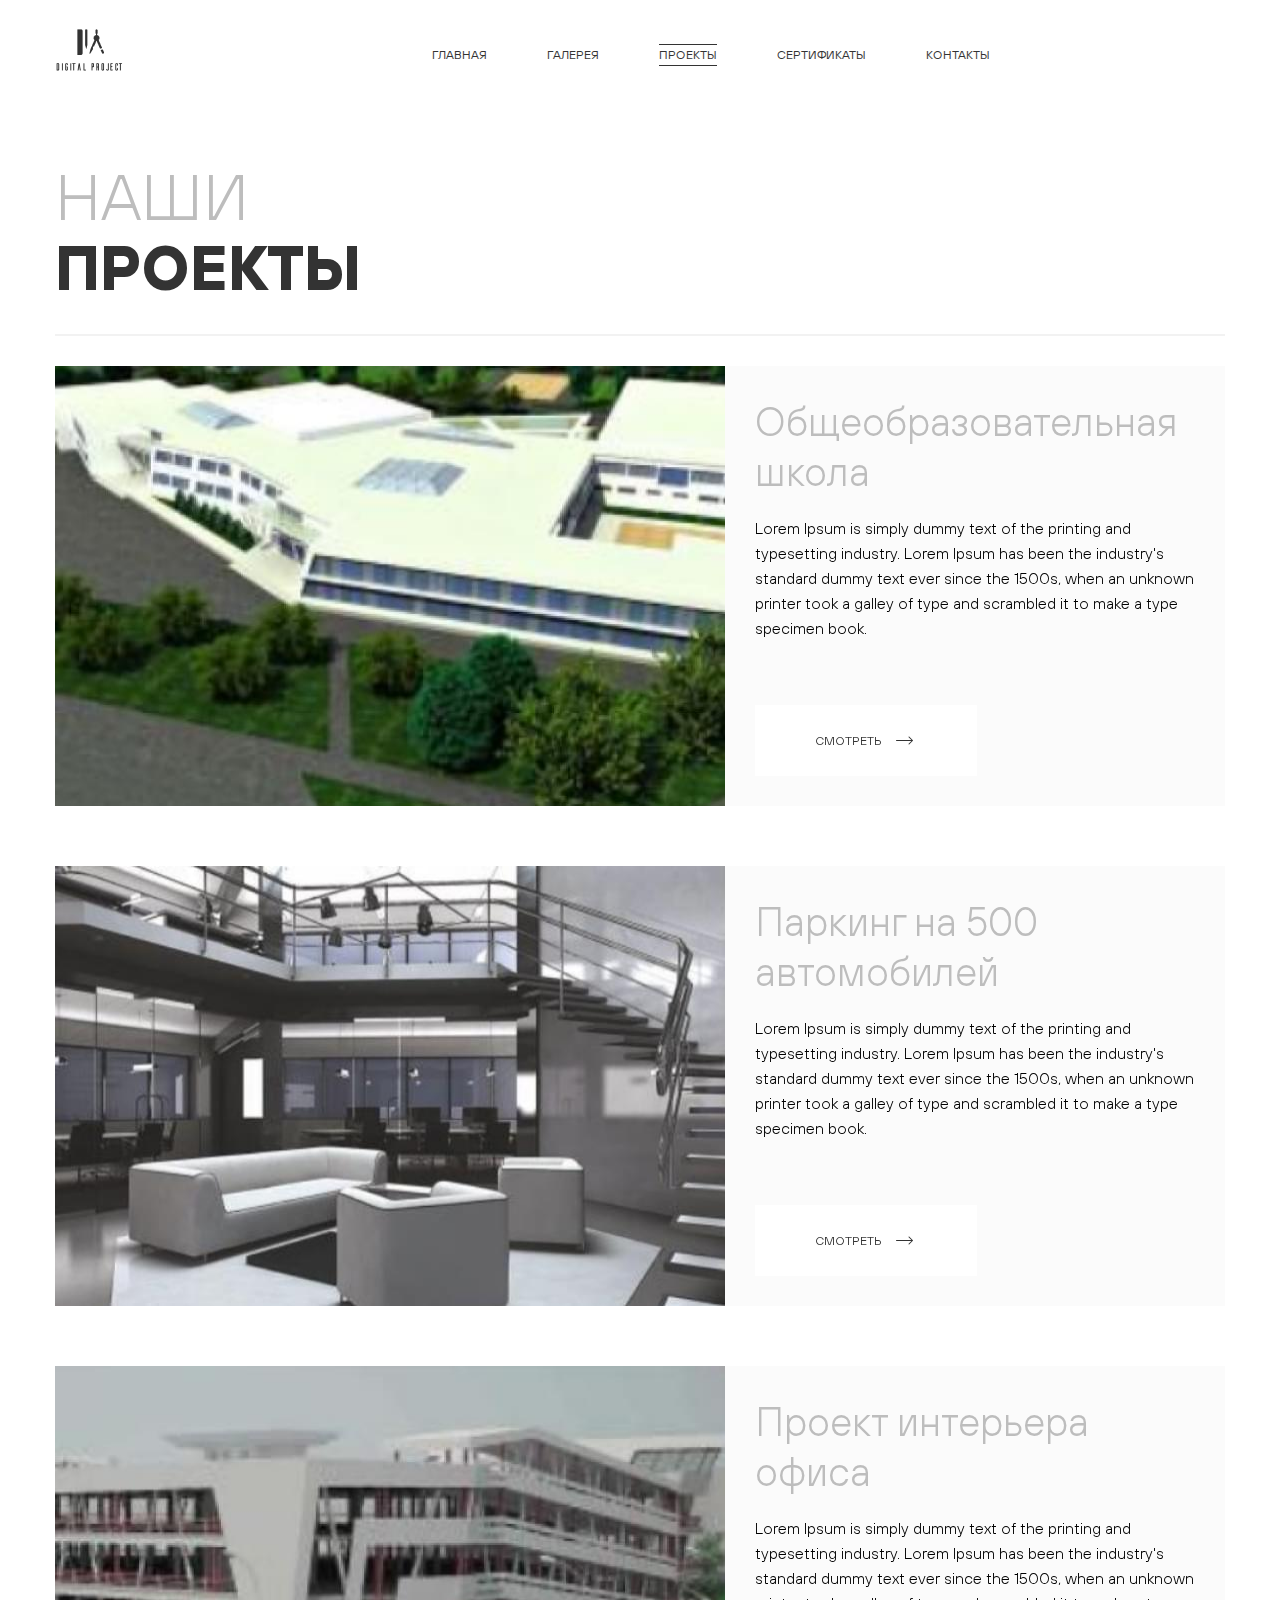
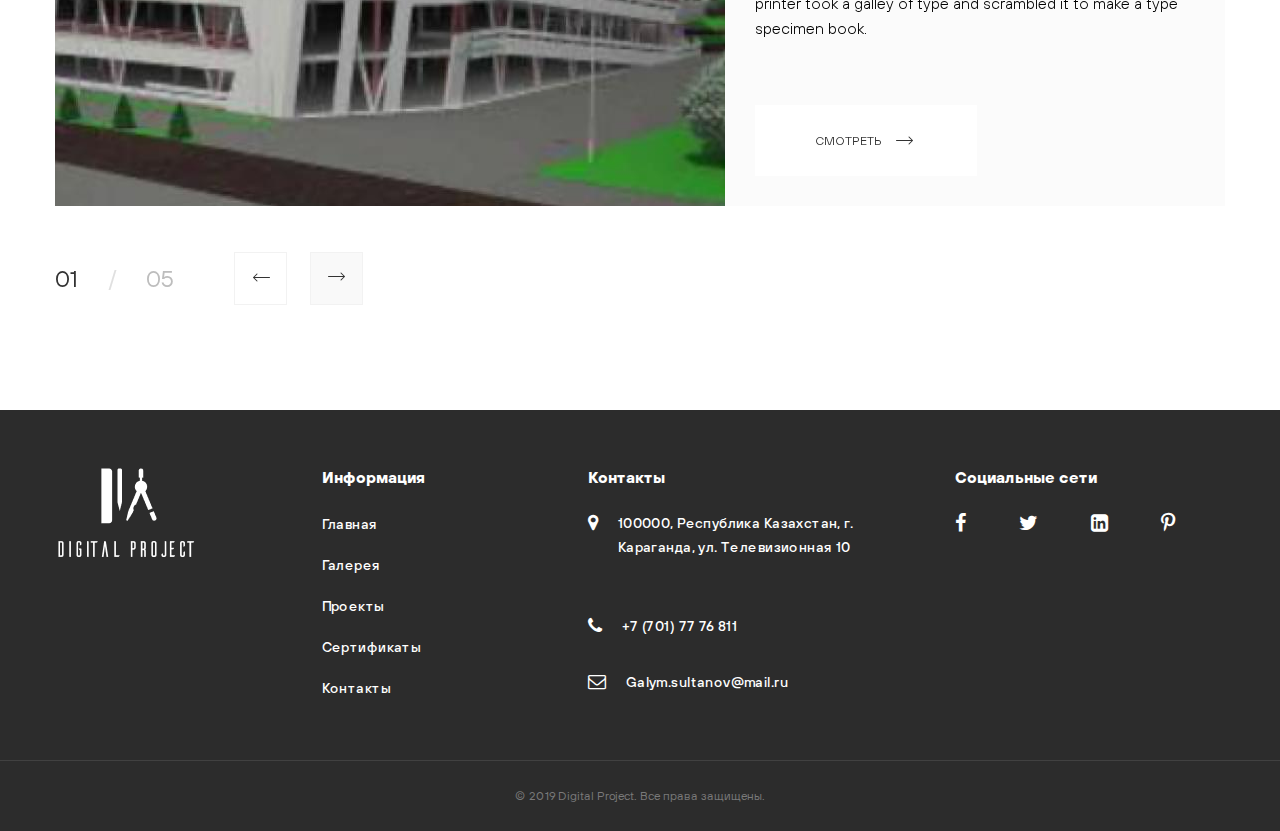
<file: projects.html>
<!DOCTYPE html>
<html lang="en">

<head>
  <meta charset="UTF-8">
  <meta name="viewport" content="width=device-width, initial-scale=1.0">
  <title>Nurtown</title>
  <link rel="stylesheet" href="css/font-awesome.min.css">
  <link rel="stylesheet" href="css/jquery.fancybox.min.css">
  <link rel="stylesheet" href="css/bootstrap-grid.min.css">
  <link rel="stylesheet" href="css/animate.min.css">
  <link rel="stylesheet" href="css/slick.css">
  <link rel="stylesheet" href="css/style.min.css">
</head>

<body>


  <header class="header">
    <div class="container">
      <nav class="header-nav">
        <a href="index.html" class="logo"><img src="img/logo.png" alt=""></a>
        <ul class="header-menu">
          <li class="header-menu__item"><a href="index.html" class="header-menu__link">главная</a></li>
          <li class="header-menu__item"><a href="gallery.html" class="header-menu__link">галерея</a></li>
          <li class="header-menu__item"><a href="projects.html" class="header-menu__link header-menu__link_active">проекты</a></li>
          <li class="header-menu__item"><a href="sertificate.html" class="header-menu__link">сертификаты</a></li>
          <li class="header-menu__item"><a href="contact.html" class="header-menu__link">контакты</a></li>
        </ul>
        <button class="header-menu__burger">
            <span></span>
            <span></span>
            <span></span>
            <span></span>
          </button>
      </nav>
    </div>
  </header>
  
  
  <section class="our-projects">
    <div class="container">
        <p class="title our-projects__title">Наши</p>
        <p class="subtitle">проекты</p>
        <div class="line"></div>
        <div class="our-projects-slider">
            <div class="our-projects-slider__item">
                <div class="our-projects-slider__post">
                    <img src="img/projects_img1.jpg" alt="" class="our-projects-slider__img">
                    <div class="our-projects-slider__text">
                        <h4 class="our-projects-slider__title">Общеобразовательная школа</h4>
                        <p class="our-projects-slider__subtitle">Lorem Ipsum is simply dummy text of the printing and typesetting industry. Lorem Ipsum has been the industry's standard dummy text ever since the 1500s, when an unknown printer took a galley of type and scrambled it to make a type specimen book.</p>
                        <a href="projects-single.html" class="link">смотреть <img src="img/arrow-right.png" alt=""></a>
                    </div>
                </div>
                <div class="our-projects-slider__post">
                    <img src="img/projects_img2.jpg" alt="" class="our-projects-slider__img">
                    <div class="our-projects-slider__text">
                        <h4 class="our-projects-slider__title">Паркинг на 500 автомобилей</h4>
                        <p class="our-projects-slider__subtitle">Lorem Ipsum is simply dummy text of the printing and typesetting industry. Lorem Ipsum has been the industry's standard dummy text ever since the 1500s, when an unknown printer took a galley of type and scrambled it to make a type specimen book.</p>
                        <a href="projects-single.html" class="link">смотреть <img src="img/arrow-right.png" alt=""></a>
                    </div>
                </div>
                <div class="our-projects-slider__post">
                    <img src="img/projects_img3.jpg" alt="" class="our-projects-slider__img">
                    <div class="our-projects-slider__text">
                        <h4 class="our-projects-slider__title">Проект интерьера офиса</h4>
                        <p class="our-projects-slider__subtitle">Lorem Ipsum is simply dummy text of the printing and typesetting industry. Lorem Ipsum has been the industry's standard dummy text ever since the 1500s, when an unknown printer took a galley of type and scrambled it to make a type specimen book.</p>
                        <a href="projects-single.html" class="link">смотреть <img src="img/arrow-right.png" alt=""></a>
                    </div>
                </div>
                <div class="our-projects-slider__num">
                    <span>01</span>
                    <span>/</span>
                    <span>05</span>
                </div>
            </div>
            <div class="our-projects-slider__item">
                <div class="our-projects-slider__post">
                    <img src="img/projects_img1.jpg" alt="" class="our-projects-slider__img">
                    <div class="our-projects-slider__text">
                        <h4 class="our-projects-slider__title">Общеобразовательная школа</h4>
                        <p class="our-projects-slider__subtitle">Lorem Ipsum is simply dummy text of the printing and typesetting industry. Lorem Ipsum has been the industry's standard dummy text ever since the 1500s, when an unknown printer took a galley of type and scrambled it to make a type specimen book.</p>
                        <a href="projects-single.html" class="link">смотреть <img src="img/arrow-right.png" alt=""></a>
                    </div>
                </div>
                <div class="our-projects-slider__post">
                    <img src="img/projects_img2.jpg" alt="" class="our-projects-slider__img">
                    <div class="our-projects-slider__text">
                        <h4 class="our-projects-slider__title">Паркинг на 500 автомобилей</h4>
                        <p class="our-projects-slider__subtitle">Lorem Ipsum is simply dummy text of the printing and typesetting industry. Lorem Ipsum has been the industry's standard dummy text ever since the 1500s, when an unknown printer took a galley of type and scrambled it to make a type specimen book.</p>
                        <a href="projects-single.html" class="link">смотреть <img src="img/arrow-right.png" alt=""></a>
                    </div>
                </div>
                <div class="our-projects-slider__post">
                    <img src="img/projects_img3.jpg" alt="" class="our-projects-slider__img">
                    <div class="our-projects-slider__text">
                        <h4 class="our-projects-slider__title">Проект интерьера офиса</h4>
                        <p class="our-projects-slider__subtitle">Lorem Ipsum is simply dummy text of the printing and typesetting industry. Lorem Ipsum has been the industry's standard dummy text ever since the 1500s, when an unknown printer took a galley of type and scrambled it to make a type specimen book.</p>
                        <a href="projects-single.html" class="link">смотреть <img src="img/arrow-right.png" alt=""></a>
                    </div>
                </div>
                <div class="our-projects-slider__num">
                    <span>02</span>
                    <span>/</span>
                    <span>05</span>
                </div>
            </div>
            <div class="our-projects-slider__item">
                <div class="our-projects-slider__post">
                    <img src="img/projects_img1.jpg" alt="" class="our-projects-slider__img">
                    <div class="our-projects-slider__text">
                        <h4 class="our-projects-slider__title">Общеобразовательная школа</h4>
                        <p class="our-projects-slider__subtitle">Lorem Ipsum is simply dummy text of the printing and typesetting industry. Lorem Ipsum has been the industry's standard dummy text ever since the 1500s, when an unknown printer took a galley of type and scrambled it to make a type specimen book.</p>
                        <a href="projects-single.html" class="link">смотреть <img src="img/arrow-right.png" alt=""></a>
                    </div>
                </div>
                <div class="our-projects-slider__post">
                    <img src="img/projects_img2.jpg" alt="" class="our-projects-slider__img">
                    <div class="our-projects-slider__text">
                        <h4 class="our-projects-slider__title">Паркинг на 500 автомобилей</h4>
                        <p class="our-projects-slider__subtitle">Lorem Ipsum is simply dummy text of the printing and typesetting industry. Lorem Ipsum has been the industry's standard dummy text ever since the 1500s, when an unknown printer took a galley of type and scrambled it to make a type specimen book.</p>
                        <a href="projects-single.html" class="link">смотреть <img src="img/arrow-right.png" alt=""></a>
                    </div>
                </div>
                <div class="our-projects-slider__post">
                    <img src="img/projects_img3.jpg" alt="" class="our-projects-slider__img">
                    <div class="our-projects-slider__text">
                        <h4 class="our-projects-slider__title">Проект интерьера офиса</h4>
                        <p class="our-projects-slider__subtitle">Lorem Ipsum is simply dummy text of the printing and typesetting industry. Lorem Ipsum has been the industry's standard dummy text ever since the 1500s, when an unknown printer took a galley of type and scrambled it to make a type specimen book.</p>
                        <a href="projects-single.html" class="link">смотреть <img src="img/arrow-right.png" alt=""></a>
                    </div>
                </div>
                <div class="our-projects-slider__num">
                    <span>03</span>
                    <span>/</span>
                    <span>05</span>
                </div>
            </div>
            <div class="our-projects-slider__item">
                <div class="our-projects-slider__post">
                    <img src="img/projects_img1.jpg" alt="" class="our-projects-slider__img">
                    <div class="our-projects-slider__text">
                        <h4 class="our-projects-slider__title">Общеобразовательная школа</h4>
                        <p class="our-projects-slider__subtitle">Lorem Ipsum is simply dummy text of the printing and typesetting industry. Lorem Ipsum has been the industry's standard dummy text ever since the 1500s, when an unknown printer took a galley of type and scrambled it to make a type specimen book.</p>
                        <a href="projects-single.html" class="link">смотреть <img src="img/arrow-right.png" alt=""></a>
                    </div>
                </div>
                <div class="our-projects-slider__post">
                    <img src="img/projects_img2.jpg" alt="" class="our-projects-slider__img">
                    <div class="our-projects-slider__text">
                        <h4 class="our-projects-slider__title">Паркинг на 500 автомобилей</h4>
                        <p class="our-projects-slider__subtitle">Lorem Ipsum is simply dummy text of the printing and typesetting industry. Lorem Ipsum has been the industry's standard dummy text ever since the 1500s, when an unknown printer took a galley of type and scrambled it to make a type specimen book.</p>
                        <a href="projects-single.html" class="link">смотреть <img src="img/arrow-right.png" alt=""></a>
                    </div>
                </div>
                <div class="our-projects-slider__post">
                    <img src="img/projects_img3.jpg" alt="" class="our-projects-slider__img">
                    <div class="our-projects-slider__text">
                        <h4 class="our-projects-slider__title">Проект интерьера офиса</h4>
                        <p class="our-projects-slider__subtitle">Lorem Ipsum is simply dummy text of the printing and typesetting industry. Lorem Ipsum has been the industry's standard dummy text ever since the 1500s, when an unknown printer took a galley of type and scrambled it to make a type specimen book.</p>
                        <a href="projects-single.html" class="link">смотреть <img src="img/arrow-right.png" alt=""></a>
                    </div>
                </div>
                <div class="our-projects-slider__num">
                    <span>04</span>
                    <span>/</span>
                    <span>05</span>
                </div>
            </div>
            <div class="our-projects-slider__item">
                <div class="our-projects-slider__post">
                    <img src="img/projects_img1.jpg" alt="" class="our-projects-slider__img">
                    <div class="our-projects-slider__text">
                        <h4 class="our-projects-slider__title">Общеобразовательная школа</h4>
                        <p class="our-projects-slider__subtitle">Lorem Ipsum is simply dummy text of the printing and typesetting industry. Lorem Ipsum has been the industry's standard dummy text ever since the 1500s, when an unknown printer took a galley of type and scrambled it to make a type specimen book.</p>
                        <a href="projects-single.html" class="link">смотреть <img src="img/arrow-right.png" alt=""></a>
                    </div>
                </div>
                <div class="our-projects-slider__post">
                    <img src="img/projects_img2.jpg" alt="" class="our-projects-slider__img">
                    <div class="our-projects-slider__text">
                        <h4 class="our-projects-slider__title">Паркинг на 500 автомобилей</h4>
                        <p class="our-projects-slider__subtitle">Lorem Ipsum is simply dummy text of the printing and typesetting industry. Lorem Ipsum has been the industry's standard dummy text ever since the 1500s, when an unknown printer took a galley of type and scrambled it to make a type specimen book.</p>
                        <a href="projects-single.html" class="link">смотреть <img src="img/arrow-right.png" alt=""></a>
                    </div>
                </div>
                <div class="our-projects-slider__post">
                    <img src="img/projects_img3.jpg" alt="" class="our-projects-slider__img">
                    <div class="our-projects-slider__text">
                        <h4 class="our-projects-slider__title">Проект интерьера офиса</h4>
                        <p class="our-projects-slider__subtitle">Lorem Ipsum is simply dummy text of the printing and typesetting industry. Lorem Ipsum has been the industry's standard dummy text ever since the 1500s, when an unknown printer took a galley of type and scrambled it to make a type specimen book.</p>
                        <a href="projects-single.html" class="link">смотреть <img src="img/arrow-right.png" alt=""></a>
                    </div>
                </div>
                <div class="our-projects-slider__num">
                    <span>05</span>
                    <span>/</span>
                    <span>05</span>
                </div>
            </div>
        </div>
    </div>
  </section>
  
  
  
  
  
  
  
  
  
  
  
  
  <footer class="footer">
    <div class="container">
      <div class="row footer__row">
        <div class="col-xl-2 col-lg-2 col-md-3 col-sm-3 col-6">
          <a href="" class="footer-logo"><img src="img/footer-logo.png" alt=""></a>
        </div>
        <div class="col-xl-2 col-lg-2 col-md-4 col-sm-4 col-6">
          <h6 class="footer__title">Информация</h6>
          <ul class="footer-list">
            <li class="footer-list__item"><a href="" class="footer-list__link">Главная</a></li>
            <li class="footer-list__item"><a href="gallery.html" class="footer-list__link">Галерея</a></li>
            <li class="footer-list__item"><a href="projects.html" class="footer-list__link">Проекты</a></li>
            <li class="footer-list__item"><a href="sertificate.html" class="footer-list__link">Сертификаты</a></li>
            <li class="footer-list__item"><a href="contact.html" class="footer-list__link">Контакты</a></li>
          </ul>
        </div>
        <div class="col-xl-3 col-lg-4 col-md-5 col-sm-5 col-12">
          <h6 class="footer__title">Контакты</h6>
          <ul class="footer-address">
            <li class="footer-address__item"><a href="" class="footer-address__link">
              <i class="fa fa-map-marker"></i>
              100000, Республика  Казахстан, г. Караганда, ул. Телевизионная 10
            </a></li>
            <li class="footer-address__item"><a href="" class="footer-address__link">
              <i class="fa fa-phone"></i>
              +7 (701) 77 76 811
            </a></li>
            <li class="footer-address__item"><a href="" class="footer-address__link">
              <i class="fa fa-envelope-o"></i>
              Galym.sultanov@mail.ru
            </a></li>
          </ul>
        </div>
        <div class="col-xl-3 col-lg-4 footer__col col-12">
          <h6 class="footer__title">Социальные сети</h6>
          <div class="footer-social">
            <a href="" class="footer-social__link"><i class="fa fa-facebook"></i></a>
            <a href="" class="footer-social__link"><i class="fa fa-twitter"></i></a>
            <a href="" class="footer-social__link"><i class="fa fa-linkedin-square"></i></a>
            <a href="" class="footer-social__link"><i class="fa fa-pinterest-p"></i></a>
          </div>
        </div>
      </div>
    </div>
    <p class="footer__copy">© 2019 Digital Project. Все права защищены.</p>
  </footer>






  <script src="js/jquery-3.5.1.min.js"></script>
  <script src="js/jquery.fancybox.min.js"></script>
  <script src="js/jquery.waypoints.min.js"></script>
  <script src="js/jquery.counterup.min.js"></script>
  <script src="js/wow.min.js"></script>
  <script src="js/slick.js"></script>
  <script src="js/script.js"></script>
</body>
</html>
</file>
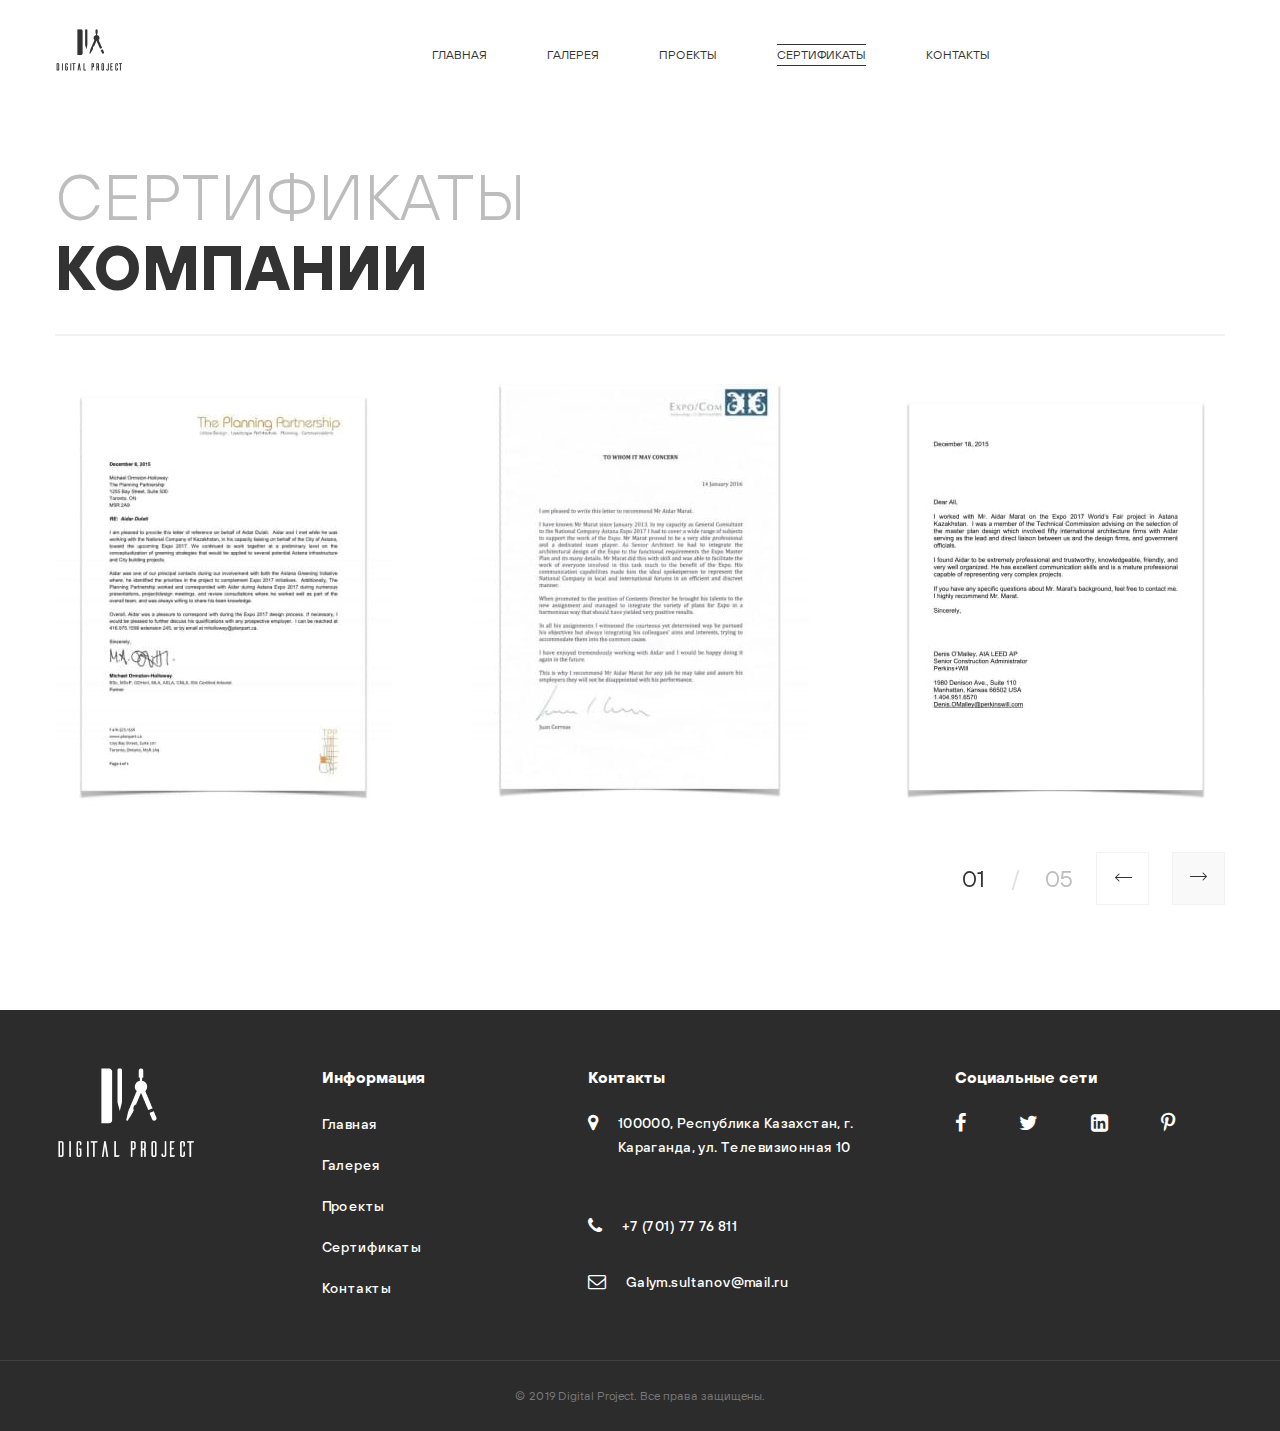
<file: sertificate.html>
<!DOCTYPE html>
<html lang="en">

<head>
  <meta charset="UTF-8">
  <meta name="viewport" content="width=device-width, initial-scale=1.0">
  <title>Nurtown</title>
  <link rel="stylesheet" href="css/font-awesome.min.css">
  <link rel="stylesheet" href="css/jquery.fancybox.min.css">
  <link rel="stylesheet" href="css/bootstrap-grid.min.css">
  <link rel="stylesheet" href="css/animate.min.css">
  <link rel="stylesheet" href="css/slick.css">
  <link rel="stylesheet" href="css/style.min.css">
</head>

<body>


  <header class="header">
    <div class="container">
      <nav class="header-nav">
        <a href="index.html" class="logo"><img src="img/logo.png" alt=""></a>
        <ul class="header-menu">
          <li class="header-menu__item"><a href="index.html" class="header-menu__link">главная</a></li>
          <li class="header-menu__item"><a href="gallery.html" class="header-menu__link">галерея</a></li>
          <li class="header-menu__item"><a href="projects.html" class="header-menu__link">проекты</a></li>
          <li class="header-menu__item"><a href="sertificate.html" class="header-menu__link header-menu__link_active">сертификаты</a></li>
          <li class="header-menu__item"><a href="contact.html" class="header-menu__link">контакты</a></li>
        </ul>
        <button class="header-menu__burger">
          <span></span>
          <span></span>
          <span></span>
          <span></span>
        </button>
      </nav>
    </div>
  </header>
  
  
  <section class="sertificate">
      <div class="container">
          <p class="title sertificate__title">сертификаты</p>
          <p class="subtitle">компании</p>
          <div class="line"></div>
          <div class="sertificate-slider">
            <div>
                <div class="sertificate-slider__item">
                    <img src="img/sertificate1.jpg" alt="" class="sertificate-slider__img">
                    <img src="img/sertificate2.jpg" alt="" class="sertificate-slider__img">
                    <img src="img/sertificate3.jpg" alt="" class="sertificate-slider__img">
                    <div class="sertificate-slider__num">
                        <span>01</span>
                        <span>/</span>
                        <span>05</span>
                    </div>
                </div>      
            </div>
            <div>
                <div class="sertificate-slider__item">
                    <img src="img/sertificate1.jpg" alt="" class="sertificate-slider__img">
                    <img src="img/sertificate2.jpg" alt="" class="sertificate-slider__img">
                    <img src="img/sertificate3.jpg" alt="" class="sertificate-slider__img">
                    <div class="sertificate-slider__num">
                        <span>02</span>
                        <span>/</span>
                        <span>05</span>
                    </div>
                </div>      
            </div>
            <div>
                <div class="sertificate-slider__item">
                    <img src="img/sertificate1.jpg" alt="" class="sertificate-slider__img">
                    <img src="img/sertificate2.jpg" alt="" class="sertificate-slider__img">
                    <img src="img/sertificate3.jpg" alt="" class="sertificate-slider__img">
                    <div class="sertificate-slider__num">
                        <span>03</span>
                        <span>/</span>
                        <span>05</span>
                    </div>
                </div>      
            </div>
            <div>
                <div class="sertificate-slider__item">
                    <img src="img/sertificate1.jpg" alt="" class="sertificate-slider__img">
                    <img src="img/sertificate2.jpg" alt="" class="sertificate-slider__img">
                    <img src="img/sertificate3.jpg" alt="" class="sertificate-slider__img">
                    <div class="sertificate-slider__num">
                        <span>04</span>
                        <span>/</span>
                        <span>05</span>
                    </div>
                </div>      
            </div>
            <div>
                <div class="sertificate-slider__item">
                    <img src="img/sertificate1.jpg" alt="" class="sertificate-slider__img">
                    <img src="img/sertificate2.jpg" alt="" class="sertificate-slider__img">
                    <img src="img/sertificate3.jpg" alt="" class="sertificate-slider__img">
                    <div class="sertificate-slider__num">
                        <span>05</span>
                        <span>/</span>
                        <span>05</span>
                    </div>
                </div>      
            </div>
          </div>
      </div>
  </section>
  
  
  
  
  
  
  
  
  
  <footer class="footer">
    <div class="container">
      <div class="row footer__row">
        <div class="col-xl-2 col-lg-2 col-md-3 col-sm-3 col-6">
          <a href="" class="footer-logo"><img src="img/footer-logo.png" alt=""></a>
        </div>
        <div class="col-xl-2 col-lg-2 col-md-4 col-sm-4 col-6">
          <h6 class="footer__title">Информация</h6>
          <ul class="footer-list">
            <li class="footer-list__item"><a href="" class="footer-list__link">Главная</a></li>
            <li class="footer-list__item"><a href="gallery.html" class="footer-list__link">Галерея</a></li>
            <li class="footer-list__item"><a href="projects.html" class="footer-list__link">Проекты</a></li>
            <li class="footer-list__item"><a href="sertificate.html" class="footer-list__link">Сертификаты</a></li>
            <li class="footer-list__item"><a href="contact.html" class="footer-list__link">Контакты</a></li>
          </ul>
        </div>
        <div class="col-xl-3 col-lg-4 col-md-5 col-sm-5 col-12">
          <h6 class="footer__title">Контакты</h6>
          <ul class="footer-address">
            <li class="footer-address__item"><a href="" class="footer-address__link">
              <i class="fa fa-map-marker"></i>
              100000, Республика  Казахстан, г. Караганда, ул. Телевизионная 10
            </a></li>
            <li class="footer-address__item"><a href="" class="footer-address__link">
              <i class="fa fa-phone"></i>
              +7 (701) 77 76 811
            </a></li>
            <li class="footer-address__item"><a href="" class="footer-address__link">
              <i class="fa fa-envelope-o"></i>
              Galym.sultanov@mail.ru
            </a></li>
          </ul>
        </div>
        <div class="col-xl-3 col-lg-4 footer__col col-12">
          <h6 class="footer__title">Социальные сети</h6>
          <div class="footer-social">
            <a href="" class="footer-social__link"><i class="fa fa-facebook"></i></a>
            <a href="" class="footer-social__link"><i class="fa fa-twitter"></i></a>
            <a href="" class="footer-social__link"><i class="fa fa-linkedin-square"></i></a>
            <a href="" class="footer-social__link"><i class="fa fa-pinterest-p"></i></a>
          </div>
        </div>
      </div>
    </div>
    <p class="footer__copy">© 2019 Digital Project. Все права защищены.</p>
  </footer>





  <script src="js/jquery-3.5.1.min.js"></script>
  <script src="js/jquery.fancybox.min.js"></script>
  <script src="js/jquery.waypoints.min.js"></script>
  <script src="js/jquery.counterup.min.js"></script>
  <script src="js/wow.min.js"></script>
  <script src="js/slick.js"></script>
  <script src="js/script.js"></script>
</body>
</html>
</file>
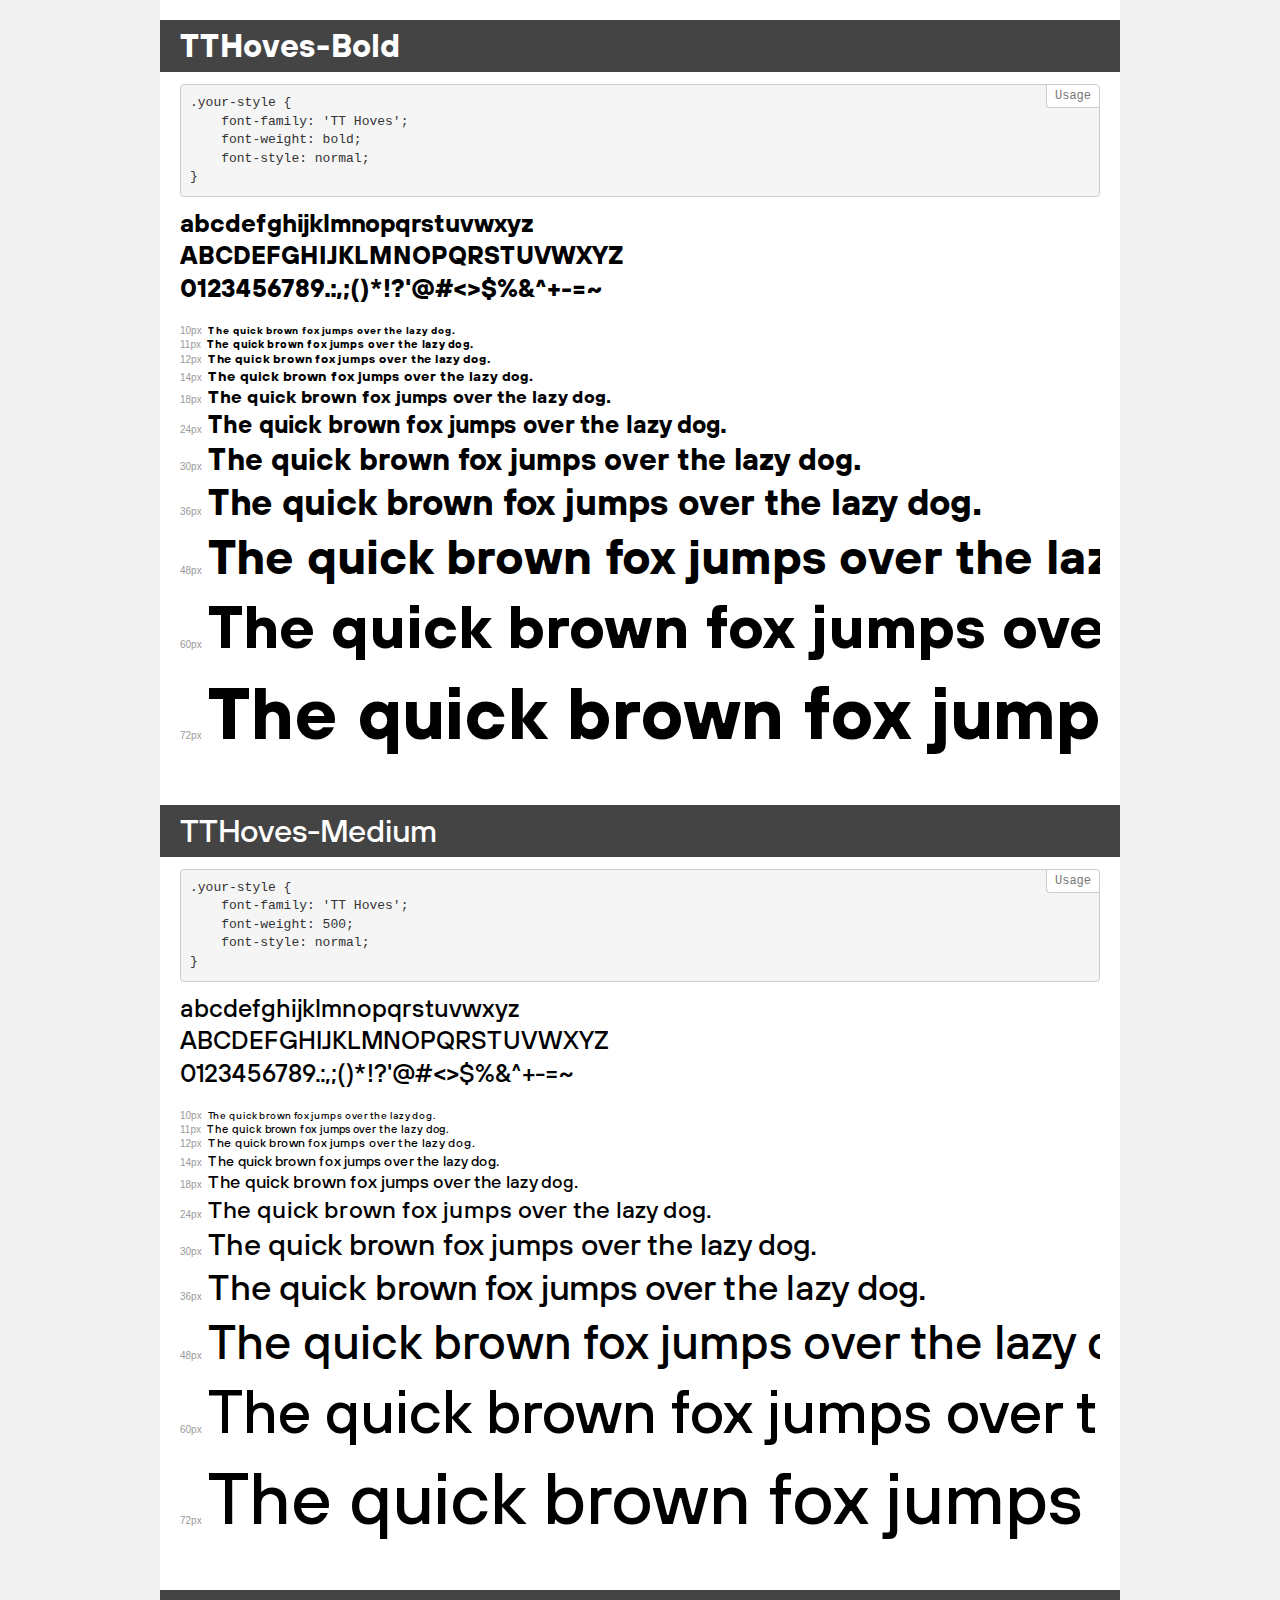
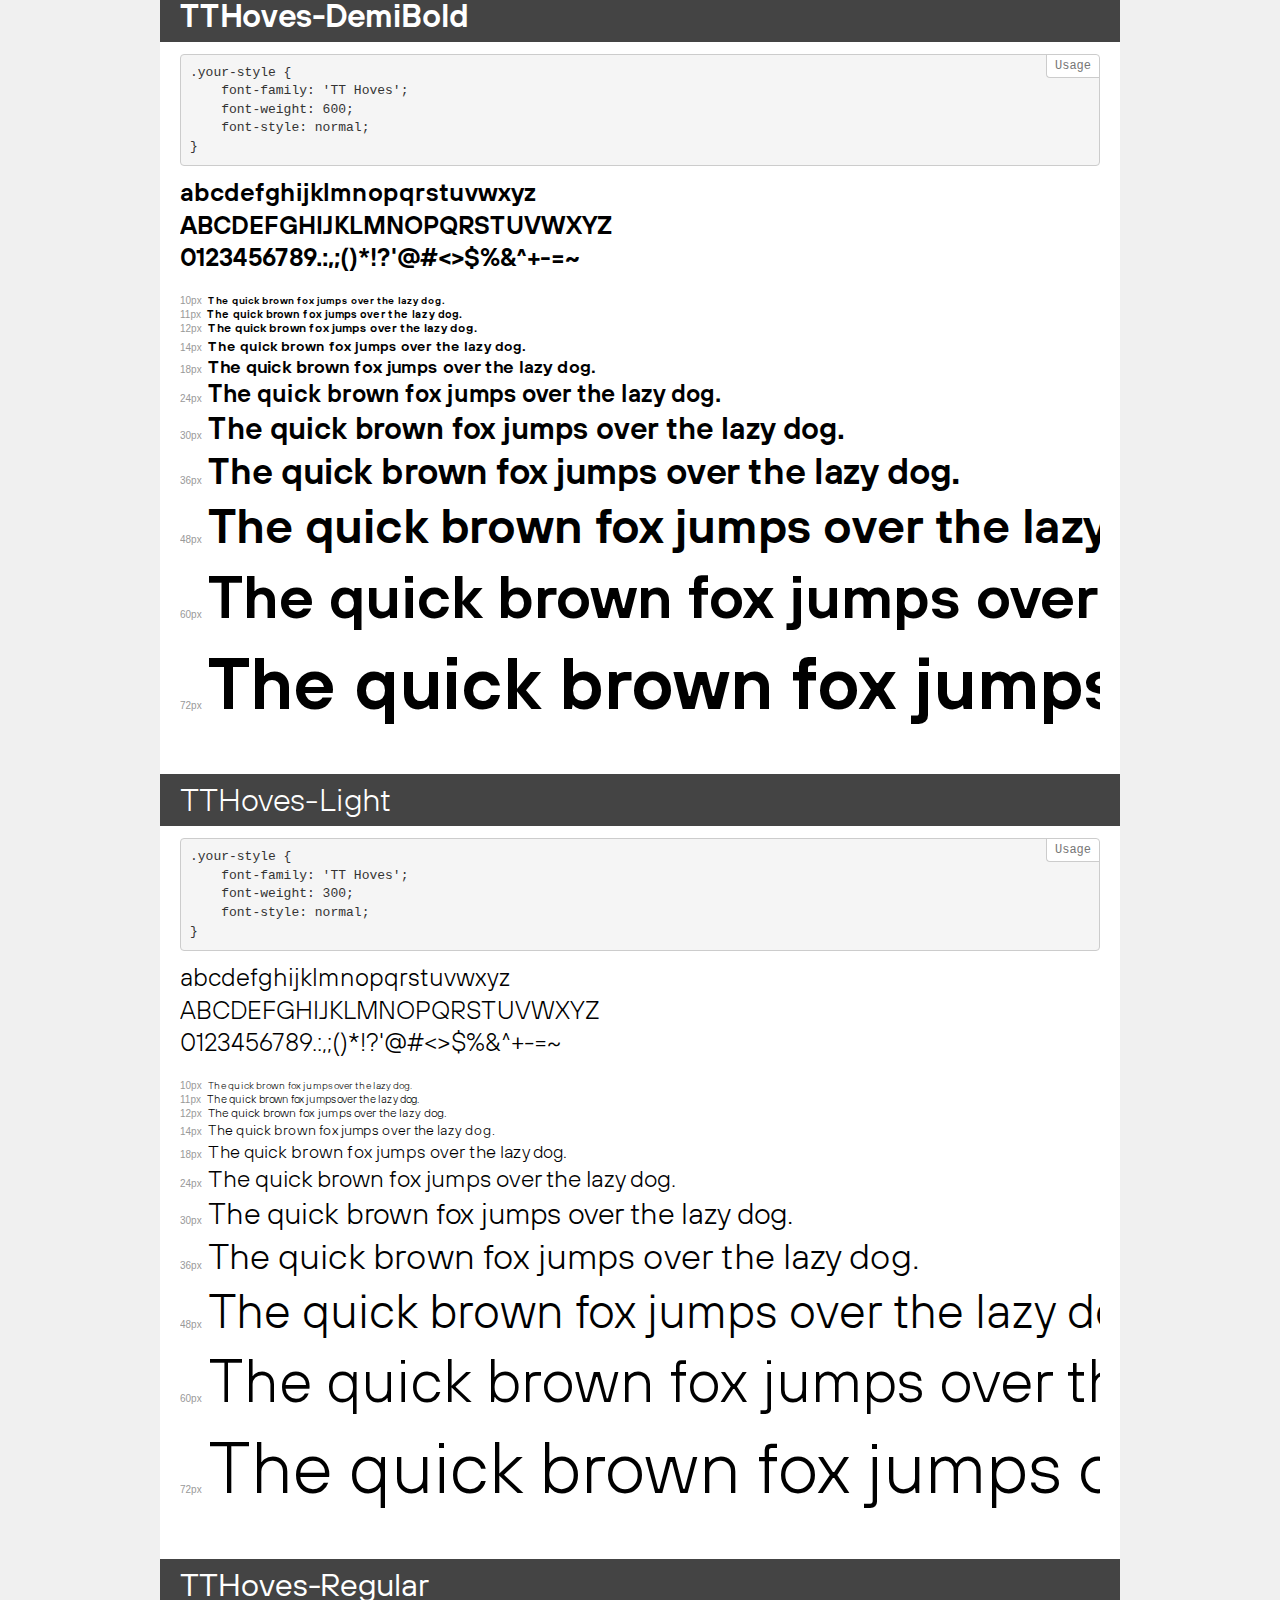
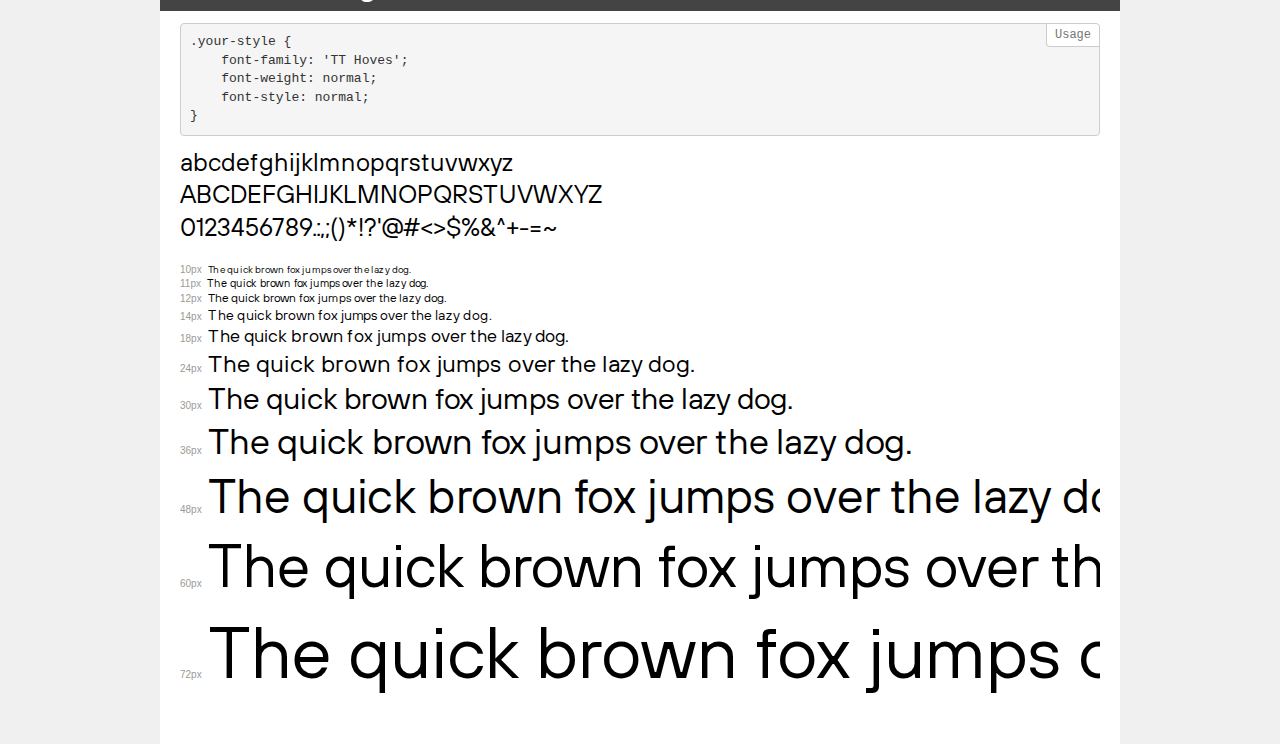
<file: fonts/demo.html>
<!DOCTYPE html>
<html lang="en">
<head>
    <meta charset="utf-8">
    <meta http-equiv="X-UA-Compatible" content="IE=edge">
    <meta name="viewport" content="width=device-width, initial-scale=1">
    <meta name="robots" content="noindex, noarchive">
    <meta name="format-detection" content="telephone=no">
    <title>Transfonter demo</title>
    <link href="stylesheet.css" rel="stylesheet">
    <style>
        /*
        http://meyerweb.com/eric/tools/css/reset/
        v2.0 | 20110126
        License: none (public domain)
        */
        html, body, div, span, applet, object, iframe,
        h1, h2, h3, h4, h5, h6, p, blockquote, pre,
        a, abbr, acronym, address, big, cite, code,
        del, dfn, em, img, ins, kbd, q, s, samp,
        small, strike, strong, sub, sup, tt, var,
        b, u, i, center,
        dl, dt, dd, ol, ul, li,
        fieldset, form, label, legend,
        table, caption, tbody, tfoot, thead, tr, th, td,
        article, aside, canvas, details, embed,
        figure, figcaption, footer, header, hgroup,
        menu, nav, output, ruby, section, summary,
        time, mark, audio, video {
            margin: 0;
            padding: 0;
            border: 0;
            font-size: 100%;
            font: inherit;
            vertical-align: baseline;
        }
        /* HTML5 display-role reset for older browsers */
        article, aside, details, figcaption, figure,
        footer, header, hgroup, menu, nav, section {
            display: block;
        }
        body {
            line-height: 1;
        }
        ol, ul {
            list-style: none;
        }
        blockquote, q {
            quotes: none;
        }
        blockquote:before, blockquote:after,
        q:before, q:after {
            content: '';
            content: none;
        }
        table {
            border-collapse: collapse;
            border-spacing: 0;
        }
        /* demo styles */
        body {
            background: #f0f0f0;
            color: #000;
        }
        .page {
            background: #fff;
            width: 920px;
            margin: 0 auto;
            padding: 20px 20px 0 20px;
            overflow: hidden;
        }
        .font-container {
            overflow-x: auto;
            overflow-y: hidden;
            margin-bottom: 40px;
            line-height: 1.3;
            white-space: nowrap;
            padding-bottom: 5px;
        }
        h1 {
            position: relative;
            background: #444;
            font-size: 32px;
            color: #fff;
            padding: 10px 20px;
            margin: 0 -20px 12px -20px;
        }
        .letters {
            font-size: 25px;
            margin-bottom: 20px;
        }
        .s10:before {
            content: '10px';
        }
        .s11:before {
            content: '11px';
        }
        .s12:before {
            content: '12px';
        }
        .s14:before {
            content: '14px';
        }
        .s18:before {
            content: '18px';
        }
        .s24:before {
            content: '24px';
        }
        .s30:before {
            content: '30px';
        }
        .s36:before {
            content: '36px';
        }
        .s48:before {
            content: '48px';
        }
        .s60:before {
            content: '60px';
        }
        .s72:before {
            content: '72px';
        }
        .s10:before, .s11:before, .s12:before, .s14:before,
        .s18:before, .s24:before, .s30:before, .s36:before,
        .s48:before, .s60:before, .s72:before {
            font-family: Arial, sans-serif;
            font-size: 10px;
            font-weight: normal;
            font-style: normal;
            color: #999;
            padding-right: 6px;
        }
        pre {
            display: block;
            position: relative;
            padding: 9px;
            margin: 0 0 10px;
            font-family: Monaco, Menlo, Consolas, "Courier New", monospace;
            font-size: 13px;
            line-height: 1.428571429;
            color: #333;
            font-weight: normal;
            font-style: normal;
            background-color: #f5f5f5;
            border: 1px solid #ccc;
            overflow-x: auto;
            border-radius: 4px;
        }
        pre:after {
            display: block;
            position: absolute;
            right: 0;
            top: 0;
            content: 'Usage';
            line-height: 1;
            padding: 5px 8px;
            font-size: 12px;
            color: #767676;
            background-color: #fff;
            border: 1px solid #ccc;
            border-right: none;
            border-top: none;
            border-radius: 0 4px 0 4px;
            z-index: 10;
        }
        /* responsive */
        @media (max-width: 959px) {
            .page {
                width: auto;
                margin: 0;
            }
        }
    </style>
</head>
<body>
<div class="page">
    <div class="demo">
        <h1 style="font-family: 'TT Hoves'; font-weight: bold; font-style: normal;">TTHoves-Bold</h1>
        <pre>.your-style {
    font-family: 'TT Hoves';
    font-weight: bold;
    font-style: normal;
}</pre>
        <div class="font-container" style="font-family: 'TT Hoves'; font-weight: bold; font-style: normal;">
            <p class="letters">
                abcdefghijklmnopqrstuvwxyz<br>
ABCDEFGHIJKLMNOPQRSTUVWXYZ<br>
                0123456789.:,;()*!?'@#<>$%&^+-=~
            </p>
            <p class="s10" style="font-size: 10px;">The quick brown fox jumps over the lazy dog.</p>
            <p class="s11" style="font-size: 11px;">The quick brown fox jumps over the lazy dog.</p>
            <p class="s12" style="font-size: 12px;">The quick brown fox jumps over the lazy dog.</p>
            <p class="s14" style="font-size: 14px;">The quick brown fox jumps over the lazy dog.</p>
            <p class="s18" style="font-size: 18px;">The quick brown fox jumps over the lazy dog.</p>
            <p class="s24" style="font-size: 24px;">The quick brown fox jumps over the lazy dog.</p>
            <p class="s30" style="font-size: 30px;">The quick brown fox jumps over the lazy dog.</p>
            <p class="s36" style="font-size: 36px;">The quick brown fox jumps over the lazy dog.</p>
            <p class="s48" style="font-size: 48px;">The quick brown fox jumps over the lazy dog.</p>
            <p class="s60" style="font-size: 60px;">The quick brown fox jumps over the lazy dog.</p>
            <p class="s72" style="font-size: 72px;">The quick brown fox jumps over the lazy dog.</p>
        </div>
    </div>
    <div class="demo">
        <h1 style="font-family: 'TT Hoves'; font-weight: 500; font-style: normal;">TTHoves-Medium</h1>
        <pre>.your-style {
    font-family: 'TT Hoves';
    font-weight: 500;
    font-style: normal;
}</pre>
        <div class="font-container" style="font-family: 'TT Hoves'; font-weight: 500; font-style: normal;">
            <p class="letters">
                abcdefghijklmnopqrstuvwxyz<br>
ABCDEFGHIJKLMNOPQRSTUVWXYZ<br>
                0123456789.:,;()*!?'@#<>$%&^+-=~
            </p>
            <p class="s10" style="font-size: 10px;">The quick brown fox jumps over the lazy dog.</p>
            <p class="s11" style="font-size: 11px;">The quick brown fox jumps over the lazy dog.</p>
            <p class="s12" style="font-size: 12px;">The quick brown fox jumps over the lazy dog.</p>
            <p class="s14" style="font-size: 14px;">The quick brown fox jumps over the lazy dog.</p>
            <p class="s18" style="font-size: 18px;">The quick brown fox jumps over the lazy dog.</p>
            <p class="s24" style="font-size: 24px;">The quick brown fox jumps over the lazy dog.</p>
            <p class="s30" style="font-size: 30px;">The quick brown fox jumps over the lazy dog.</p>
            <p class="s36" style="font-size: 36px;">The quick brown fox jumps over the lazy dog.</p>
            <p class="s48" style="font-size: 48px;">The quick brown fox jumps over the lazy dog.</p>
            <p class="s60" style="font-size: 60px;">The quick brown fox jumps over the lazy dog.</p>
            <p class="s72" style="font-size: 72px;">The quick brown fox jumps over the lazy dog.</p>
        </div>
    </div>
    <div class="demo">
        <h1 style="font-family: 'TT Hoves'; font-weight: 600; font-style: normal;">TTHoves-DemiBold</h1>
        <pre>.your-style {
    font-family: 'TT Hoves';
    font-weight: 600;
    font-style: normal;
}</pre>
        <div class="font-container" style="font-family: 'TT Hoves'; font-weight: 600; font-style: normal;">
            <p class="letters">
                abcdefghijklmnopqrstuvwxyz<br>
ABCDEFGHIJKLMNOPQRSTUVWXYZ<br>
                0123456789.:,;()*!?'@#<>$%&^+-=~
            </p>
            <p class="s10" style="font-size: 10px;">The quick brown fox jumps over the lazy dog.</p>
            <p class="s11" style="font-size: 11px;">The quick brown fox jumps over the lazy dog.</p>
            <p class="s12" style="font-size: 12px;">The quick brown fox jumps over the lazy dog.</p>
            <p class="s14" style="font-size: 14px;">The quick brown fox jumps over the lazy dog.</p>
            <p class="s18" style="font-size: 18px;">The quick brown fox jumps over the lazy dog.</p>
            <p class="s24" style="font-size: 24px;">The quick brown fox jumps over the lazy dog.</p>
            <p class="s30" style="font-size: 30px;">The quick brown fox jumps over the lazy dog.</p>
            <p class="s36" style="font-size: 36px;">The quick brown fox jumps over the lazy dog.</p>
            <p class="s48" style="font-size: 48px;">The quick brown fox jumps over the lazy dog.</p>
            <p class="s60" style="font-size: 60px;">The quick brown fox jumps over the lazy dog.</p>
            <p class="s72" style="font-size: 72px;">The quick brown fox jumps over the lazy dog.</p>
        </div>
    </div>
    <div class="demo">
        <h1 style="font-family: 'TT Hoves'; font-weight: 300; font-style: normal;">TTHoves-Light</h1>
        <pre>.your-style {
    font-family: 'TT Hoves';
    font-weight: 300;
    font-style: normal;
}</pre>
        <div class="font-container" style="font-family: 'TT Hoves'; font-weight: 300; font-style: normal;">
            <p class="letters">
                abcdefghijklmnopqrstuvwxyz<br>
ABCDEFGHIJKLMNOPQRSTUVWXYZ<br>
                0123456789.:,;()*!?'@#<>$%&^+-=~
            </p>
            <p class="s10" style="font-size: 10px;">The quick brown fox jumps over the lazy dog.</p>
            <p class="s11" style="font-size: 11px;">The quick brown fox jumps over the lazy dog.</p>
            <p class="s12" style="font-size: 12px;">The quick brown fox jumps over the lazy dog.</p>
            <p class="s14" style="font-size: 14px;">The quick brown fox jumps over the lazy dog.</p>
            <p class="s18" style="font-size: 18px;">The quick brown fox jumps over the lazy dog.</p>
            <p class="s24" style="font-size: 24px;">The quick brown fox jumps over the lazy dog.</p>
            <p class="s30" style="font-size: 30px;">The quick brown fox jumps over the lazy dog.</p>
            <p class="s36" style="font-size: 36px;">The quick brown fox jumps over the lazy dog.</p>
            <p class="s48" style="font-size: 48px;">The quick brown fox jumps over the lazy dog.</p>
            <p class="s60" style="font-size: 60px;">The quick brown fox jumps over the lazy dog.</p>
            <p class="s72" style="font-size: 72px;">The quick brown fox jumps over the lazy dog.</p>
        </div>
    </div>
    <div class="demo">
        <h1 style="font-family: 'TT Hoves'; font-weight: normal; font-style: normal;">TTHoves-Regular</h1>
        <pre>.your-style {
    font-family: 'TT Hoves';
    font-weight: normal;
    font-style: normal;
}</pre>
        <div class="font-container" style="font-family: 'TT Hoves'; font-weight: normal; font-style: normal;">
            <p class="letters">
                abcdefghijklmnopqrstuvwxyz<br>
ABCDEFGHIJKLMNOPQRSTUVWXYZ<br>
                0123456789.:,;()*!?'@#<>$%&^+-=~
            </p>
            <p class="s10" style="font-size: 10px;">The quick brown fox jumps over the lazy dog.</p>
            <p class="s11" style="font-size: 11px;">The quick brown fox jumps over the lazy dog.</p>
            <p class="s12" style="font-size: 12px;">The quick brown fox jumps over the lazy dog.</p>
            <p class="s14" style="font-size: 14px;">The quick brown fox jumps over the lazy dog.</p>
            <p class="s18" style="font-size: 18px;">The quick brown fox jumps over the lazy dog.</p>
            <p class="s24" style="font-size: 24px;">The quick brown fox jumps over the lazy dog.</p>
            <p class="s30" style="font-size: 30px;">The quick brown fox jumps over the lazy dog.</p>
            <p class="s36" style="font-size: 36px;">The quick brown fox jumps over the lazy dog.</p>
            <p class="s48" style="font-size: 48px;">The quick brown fox jumps over the lazy dog.</p>
            <p class="s60" style="font-size: 60px;">The quick brown fox jumps over the lazy dog.</p>
            <p class="s72" style="font-size: 72px;">The quick brown fox jumps over the lazy dog.</p>
        </div>
    </div>
</div>
</body>
</html>
</file>
<file: fonts/stylesheet.css>
@font-face {
    font-family: 'TT Hoves';
    src: url('TTHoves-Bold.woff2') format('woff2'),
        url('TTHoves-Bold.woff') format('woff');
    font-weight: bold;
    font-style: normal;
    font-display: swap;
}

@font-face {
    font-family: 'TT Hoves';
    src: url('TTHoves-Medium.woff2') format('woff2'),
        url('TTHoves-Medium.woff') format('woff');
    font-weight: 500;
    font-style: normal;
    font-display: swap;
}

@font-face {
    font-family: 'TT Hoves';
    src: url('TTHoves-DemiBold.woff2') format('woff2'),
        url('TTHoves-DemiBold.woff') format('woff');
    font-weight: 600;
    font-style: normal;
    font-display: swap;
}

@font-face {
    font-family: 'TT Hoves';
    src: url('TTHoves-Light.woff2') format('woff2'),
        url('TTHoves-Light.woff') format('woff');
    font-weight: 300;
    font-style: normal;
    font-display: swap;
}

@font-face {
    font-family: 'TT Hoves';
    src: url('TTHoves-Regular.woff2') format('woff2'),
        url('TTHoves-Regular.woff') format('woff');
    font-weight: normal;
    font-style: normal;
    font-display: swap;
}
</file>
<file: css/style.min.css>
@import url(../fonts/stylesheet.css);*{margin:0;padding:0;-webkit-box-sizing:border-box;box-sizing:border-box}ul{list-style:none}a,a:hover{text-decoration:none}button,input,select,textarea{outline:0!important}body{background:#fff;font-family:'TT Hoves';font-weight:400}section{padding-top:120px}.title{font-weight:300;font-size:64px;line-height:64px;color:#bdbdbd;margin-bottom:60px}.link,.subtitle{text-transform:uppercase;color:#333}.subtitle{font-weight:700;font-size:64px}.link{width:222px;height:71px;background:#fff;display:-webkit-box;display:-ms-flexbox;display:flex;-webkit-box-pack:center;-ms-flex-pack:center;justify-content:center;-webkit-box-align:center;-ms-flex-align:center;align-items:center;font-size:12px;line-height:12px}.link img{margin-left:12px}.link_dark{background:#333;color:#fff}.line{height:2px;background:#f2f2f2;margin:30px 0}.contact-form{max-width:391px;margin-right:30px}.contact-form__input{height:46px;margin-bottom:10px}.contact-form__input,.contact-form__text{width:100%;background:#f3f3f3;border:0;padding-left:21px;font-size:14px;color:#555}.contact-form__input::-webkit-input-placeholder,.contact-form__text::-webkit-input-placeholder{color:#8d8d8d}.contact-form__input::-moz-placeholder,.contact-form__text::-moz-placeholder{color:#8d8d8d}.contact-form__input:-ms-input-placeholder,.contact-form__text:-ms-input-placeholder{color:#8d8d8d}.contact-form__input::-ms-input-placeholder,.contact-form__text::-ms-input-placeholder{color:#8d8d8d}.contact-form__input::placeholder,.contact-form__text::placeholder{color:#8d8d8d}.contact-form__text{height:147px;resize:none;padding-top:14px;margin-bottom:22px}.contact-form__accept{font-size:14px;color:#333;line-height:17px;margin-bottom:21px;display:-webkit-inline-box;display:-ms-inline-flexbox;display:inline-flex;-webkit-box-align:center;-ms-flex-align:center;align-items:center;position:relative}.contact-form__checkbox{margin-right:20px}.contact-form__checkbox:checked+.contact-form__custom{background-image:url(../img/check.png);background-position:center center;background-repeat:no-repeat}.contact-form__custom{width:24px;height:24px;border-radius:4px;background:#f3f3f3;position:absolute;left:-1px;top:50%;-webkit-transform:translateY(-50%);-ms-transform:translateY(-50%);transform:translateY(-50%)}.contact-form__btn{border:0;cursor:pointer}.success{max-width:516px;min-height:421px;background:#fff;padding:22px 62px;display:-webkit-box;display:-ms-flexbox;display:flex;-webkit-box-pack:start;-ms-flex-pack:start;justify-content:flex-start;-webkit-box-align:center;-ms-flex-align:center;align-items:center;-webkit-box-orient:vertical;-webkit-box-direction:normal;-ms-flex-direction:column;flex-direction:column;position:fixed;top:-100%;left:50%;-webkit-transform:translate(-50%,-50%);-ms-transform:translate(-50%,-50%);transform:translate(-50%,-50%)}.success__close{-ms-flex-item-align:end;align-self:flex-end;border:0;background:0 0;cursor:pointer;margin-bottom:9px}.success__title{font-weight:700;font-size:24px;line-height:26px;color:#333;margin:24px 0 27px}.success__text{font-weight:600;font-size:14px;line-height:26px;color:#4f4f4f;margin-bottom:41px;text-align:center}.success__btn{width:100%;height:42px;border:0;cursor:pointer}.header-menu,.header-nav{display:-webkit-box;display:-ms-flexbox;display:flex;-webkit-box-align:center;-ms-flex-align:center;align-items:center}.header-nav{position:relative;padding:29px 0;-webkit-box-pack:justify;-ms-flex-pack:justify;justify-content:space-between}.header-menu{padding-right:235px;-webkit-box-pack:center;-ms-flex-pack:center;justify-content:center}.header-menu__item:not(:last-child){margin-right:60px}.header-menu__link{text-transform:uppercase;font-size:12px;color:#333;padding:3px 0}.header-menu__link_active{border-top:1px solid #333;border-bottom:1px solid #333}.header-menu__burger,.header-menu__burger span{-webkit-transform:rotate(0);-ms-transform:rotate(0);transform:rotate(0);-webkit-transition:.4s;-o-transition:.4s;transition:.4s}.header-menu__burger{cursor:pointer;position:relative;z-index:4;width:30px;height:12px;border:0;background:0 0;display:none}.header-menu__burger span{width:100%;height:3px;background:#333;border-radius:10px;position:absolute;left:0}.header-menu__burger span:nth-child(1){top:0}.header-menu__burger span:nth-child(2),.header-menu__burger span:nth-child(3){top:6px}.header-menu__burger span:nth-child(4){top:12px}.header-menu__burger.open span:nth-child(1),.header-menu__burger.open span:nth-child(4){left:50%;width:0;top:6px}.header-menu__burger.open span:nth-child(2){-webkit-transform:rotate(45deg);-ms-transform:rotate(45deg);transform:rotate(45deg)}.header-menu__burger.open span:nth-child(3){-webkit-transform:rotate(-45deg);-ms-transform:rotate(-45deg);transform:rotate(-45deg)}.header-menu.open{display:block;background-color:#fff!important;position:absolute;top:76px;z-index:99999;width:100%;-webkit-transition:.3s;-o-transition:.3s;transition:.3s}.header-slider__item{display:-webkit-box!important;display:-ms-flexbox!important;display:flex!important;-webkit-box-pack:justify;-ms-flex-pack:justify;justify-content:space-between;padding:0 1px}.header-slider__text{width:35%;padding-top:336px;position:relative}.header-slider__media{width:71%;position:relative}.header-slider__img{width:100%}.header-slider__title{margin-bottom:0;text-transform:uppercase}.header-slider__link{position:absolute;bottom:0;left:0}.header-slider__next,.header-slider__prev{width:53px;height:53px;background:0 0;border:1px solid #f2f2f2;position:absolute;bottom:223px;left:0;z-index:999}.header-slider__next{left:76px;background:#f9f9f9}.header-slider__prev{background:#fff}.header-slider__prev img{-webkit-transform:rotate(180deg);-ms-transform:rotate(180deg);transform:rotate(180deg)}.header-slider__line{position:absolute;background:#e2e2e2;right:0;width:70%;height:1px;bottom:250px}.header-slider__num{position:absolute;left:0;bottom:104px;font-size:24px;color:#bdbdbd}.header-slider__num span{margin-right:26px}.about-content,.about-photo{display:-webkit-box;display:-ms-flexbox;display:flex}.about-content{background:#fbfbfb;padding:30px 70px 30px 85px;height:435px}.about-photo{-webkit-box-pack:justify;-ms-flex-pack:justify;justify-content:space-between;-webkit-box-align:start;-ms-flex-align:start;align-items:flex-start;width:570px;-ms-flex-negative:0;flex-shrink:0}.about-photo,.about-photo__left{margin-right:30px}.about-photo__left img,.projects-content__item img{width:100%}.about-photo__left img:first-child{margin-bottom:30px}.about-photo__right{margin-top:20px}.about-text__subtitle,.about-text__title{font-size:64px;font-weight:300;color:#bdbdbd;margin-bottom:20px}.about-text__subtitle{font-size:16px;line-height:25px;color:#000}.tasks-content,.tasks-content__item{display:-webkit-box;display:-ms-flexbox;display:flex;-webkit-box-pack:justify;-ms-flex-pack:justify;justify-content:space-between;-webkit-box-align:start;-ms-flex-align:start;align-items:flex-start}.tasks-content__item{width:50%}.tasks-content__item:first-child{padding-right:190px}.tasks-content__text{margin-left:30px;font-size:21px;line-height:36px;color:#333}.projects-content{display:-webkit-box;display:-ms-flexbox;display:flex;-webkit-box-pack:justify;-ms-flex-pack:justify;justify-content:space-between;-webkit-box-align:start;-ms-flex-align:start;align-items:flex-start;-ms-flex-wrap:wrap;flex-wrap:wrap}.projects-content__item{position:relative;margin-bottom:30px}.projects-content__item:nth-child(1),.projects-content__item:nth-child(2){width:570px}.projects-content__item:nth-child(3){width:270px}.projects-content__item:nth-child(4){width:470px}.projects-content__item:nth-child(5){width:370px}.projects-content__item:hover .projects-content__media{opacity:1}.projects-content__media{position:absolute;width:100%;height:100%;top:0;left:0;background:rgba(51,51,51,.8);padding:48px 78px;-webkit-transition:.3s;-o-transition:.3s;transition:.3s;opacity:0}.projects-content__media_3,.projects-content__media_4,.projects-content__media_5{padding:30px}.projects-content__title{text-transform:uppercase;color:#fff;font-size:64px;line-height:64px;margin-bottom:8px}.projects-content__title_3,.projects-content__title_4,.projects-content__title_5{font-size:30px;line-height:35px}.projects-content__link{display:-webkit-inline-box;display:-ms-inline-flexbox;display:inline-flex;-webkit-box-pack:center;-ms-flex-pack:center;justify-content:center;-webkit-box-align:center;-ms-flex-align:center;align-items:center;text-transform:uppercase;font-size:12px;color:#fff}.projects-content__link img{margin-left:12px}.projects-content__all{margin-left:auto}.contact{padding-bottom:120px}.contact .title{margin-bottom:22px}.contact-content{display:-webkit-box;display:-ms-flexbox;display:flex;-webkit-box-pack:justify;-ms-flex-pack:justify;justify-content:space-between;-webkit-box-align:start;-ms-flex-align:start;align-items:flex-start}.footer{background:#2c2c2c;padding-top:58px}.footer__row{-webkit-box-pack:justify;-ms-flex-pack:justify;justify-content:space-between}.footer__title{font-weight:700;font-size:16px;color:#fff;margin-bottom:25px}.footer-list{line-height:24px}.footer-list__item:not(:last-child){margin-bottom:16px}.footer-list__link{font-weight:500;font-size:14px;color:#fff;letter-spacing:.03em}.footer-address{line-height:24px}.footer-address__item:first-child{margin-bottom:55px}.footer-address__item:nth-child(2){margin-bottom:32px}.footer-address__link,.footer-social{display:-webkit-box;display:-ms-flexbox;display:flex}.footer-address__link{font-size:14px;font-weight:500;color:#fff;letter-spacing:.03em;-webkit-box-align:start;-ms-flex-align:start;align-items:flex-start}.footer-address__link .fa{margin-right:19px;margin-top:3px;font-size:18px}.footer-social{-webkit-box-pack:justify;-ms-flex-pack:justify;justify-content:space-between;-webkit-box-align:center;-ms-flex-align:center;align-items:center;padding-right:50px}.footer-social__link{font-size:20px;color:#fff}.footer__copy{padding:24px 0;margin-top:60px;border-top:1px solid rgba(255,255,255,.1);text-align:center;font-size:12px;color:rgba(200,200,200,.5);line-height:22px}.gallery{padding:63px 0 180px}.gallery__title{text-transform:uppercase;margin-bottom:0}.gallery-slider{position:relative}.gallery-slider__item{position:relative;overflow:hidden;margin-bottom:30px}.gallery-slider__item:hover .gallery-slider__about{height:120px;bottom:0}.gallery-slider__wrap{display:-webkit-box;display:-ms-flexbox;display:flex;-webkit-box-pack:justify;-ms-flex-pack:justify;justify-content:space-between;-webkit-box-align:center;-ms-flex-align:center;align-items:center;-ms-flex-wrap:wrap;flex-wrap:wrap;position:relative}.gallery-slider__img{display:block}.gallery-slider__about{position:absolute;bottom:-20px;width:100%;height:0;background:#fbfbfb;padding:20px 20px 0;-webkit-transition:.5s;-o-transition:.5s;transition:.5s}.gallery-slider__text{font-size:14px;line-height:18px;color:#333}.gallery-slider__num{margin-top:30px}.gallery-slider__num span,.our-projects-slider__num span,.sertificate-slider__num span{font-size:24px;line-height:24px;color:#e0e0e0}.gallery-slider__num span:first-child{color:#333;margin-right:26px}.gallery-slider__num span:last-child{color:#bdbdbd;margin-left:26px}.gallery-slider__next,.gallery-slider__prev{width:53px;height:53px;background:0 0;border:1px solid #f2f2f2;position:absolute;bottom:-15px;left:179px;z-index:999}.gallery-slider__next{left:255px;background:#f9f9f9}.gallery-slider__prev{background:#fff}.gallery-slider__prev img,.our-projects-slider__prev img,.sertificate-slider__prev img{-webkit-transform:rotate(180deg);-ms-transform:rotate(180deg);transform:rotate(180deg)}.our-projects{padding:60px 0 120px}.our-projects__title{margin-bottom:0;text-transform:uppercase}.our-projects-slider{position:relative}.our-projects-slider__post{display:-webkit-box;display:-ms-flexbox;display:flex;background:#fbfbfb;margin-bottom:60px}.our-projects-slider__text{width:500px;-ms-flex-negative:0;flex-shrink:0;padding:30px}.our-projects-slider__img{width:100%}.our-projects-slider__title{font-weight:300;font-size:40px;line-height:50px;color:#bdbdbd;margin-bottom:20px}.our-projects-slider__subtitle{font-weight:300;font-size:16px;line-height:25px;color:#000;margin-bottom:64px}.our-projects-slider__num{margin-top:30px}.our-projects-slider__num span:first-child{color:#333;margin-right:26px}.our-projects-slider__num span:last-child{color:#bdbdbd;margin-left:26px}.our-projects-slider__next,.our-projects-slider__prev{width:53px;height:53px;background:0 0;border:1px solid #f2f2f2;position:absolute;bottom:-15px;left:179px;z-index:999}.our-projects-slider__next{left:255px;background:#f9f9f9}.our-projects-slider__prev{background:#fff}.single{padding:60px 0 120px}.single__title{margin-bottom:0;text-transform:uppercase}.single-post__banner{display:block;width:100%;margin-bottom:30px}.single-post__content{display:-webkit-box;display:-ms-flexbox;display:flex;margin-bottom:30px}.single-post__text{margin-left:30px;font-weight:300;font-size:16px;line-height:25px;color:#000}.single-post__scheme{display:block;width:100%}.sertificate{padding:60px 0 120px}.sertificate__title{margin-bottom:0;text-transform:uppercase}.sertificate-slider__item,.sertificate-slider__num{display:-webkit-box;display:-ms-flexbox;display:flex;-webkit-box-align:center;-ms-flex-align:center;align-items:center}.sertificate-slider__item{-webkit-box-pack:justify;-ms-flex-pack:justify;justify-content:space-between;-ms-flex-wrap:wrap;flex-wrap:wrap}.sertificate-slider__num{width:100%;-webkit-box-pack:end;-ms-flex-pack:end;justify-content:flex-end;margin-top:50px;padding-right:152px}.sertificate-slider__num span:first-child{color:#333;margin-right:26px}.sertificate-slider__num span:last-child{color:#bdbdbd;margin-left:26px}.sertificate-slider__next,.sertificate-slider__prev{width:53px;height:53px;background:0 0;border:1px solid #f2f2f2;position:absolute;bottom:-15px;z-index:999}.sertificate-slider__next{right:0;background:#f9f9f9}.sertificate-slider__prev{right:76px;background:#fff}.content{padding:60px 0 112px;position:relative}.content__col{display:-webkit-box;display:-ms-flexbox;display:flex;-webkit-box-orient:vertical;-webkit-box-direction:normal;-ms-flex-direction:column;flex-direction:column;-webkit-box-align:start;-ms-flex-align:start;align-items:flex-start}.content__title{text-transform:uppercase;margin:0}.content__address{font-weight:300;font-size:16px;line-height:23px;color:#333;margin:34px 0 43px}.content__address span{display:block;font-weight:700;font-size:18px}.content__phone{font-weight:700;font-size:18px;line-height:23px;margin-bottom:52px;color:#333}.content__mail{font-weight:300;font-size:16px;line-height:20px;color:#333;margin-bottom:32px}.content__feedback{border:0;cursor:pointer}.content__map{position:absolute!important;right:0;top:3px;height:500px;width:54%}.content-form{position:relative;padding:26px 39px;background:#fff}.content-form__btn{width:100%;height:42px}.content-form__title{text-align:center;margin-bottom:25px;font-weight:700;font-size:21px;line-height:26px;color:#333}.content-form__close{border:0;background:0 0;position:absolute;top:32px;right:39px;cursor:pointer}.content-form__wrap{position:fixed;top:-100%;left:50%;-webkit-transform:translate(-50%,-50%);-ms-transform:translate(-50%,-50%);transform:translate(-50%,-50%);-webkit-transition:.7s;-o-transition:.7s;transition:.7s;z-index:9999}.content-form__wrap_open{top:50%!important}.content-form__overlay{position:fixed;width:100%;height:100%;top:0;left:0;background:rgba(0,0,0,.8);display:none}@media (min-width:1200px){.container{max-width:1200px}}@media (max-width:1199.98px){.header-menu{padding:0}.header-slider__text{padding-top:60px}.header-slider__media{width:60%}.about-content{height:508px}.about-photo{width:500px}.about-photo__left{margin-right:20px}.about-photo__right{margin-top:70px}.about-text__title{font-size:40px;margin-bottom:10px}.tasks-content__item :last-child{width:60%}.tasks-content__item:first-child{width:40%;padding-right:0}.projects-content__item:nth-child(1),.projects-content__item:nth-child(2){width:457px}.projects-content__item:nth-child(3){width:220px}.projects-content__item:nth-child(4){width:380px}.projects-content__item:nth-child(5){width:300px}.projects-content__item{margin-bottom:15px}.projects-content__media_1,.projects-content__media_2{padding:15px 40px}.projects-content__media_3,.projects-content__media_5{padding:20px}.projects-content__title_1,.projects-content__title_2{font-size:55px}.projects-content__title_5{font-size:25px}.contact-content__img{width:65%}.gallery-slider__item:nth-child(10),.gallery-slider__item:nth-child(9){display:none}.our-projects-slider__post{-webkit-box-orient:vertical;-webkit-box-direction:normal;-ms-flex-direction:column;flex-direction:column}.our-projects-slider__text,.our-projects-slider__title{width:100%}.single-post__text{margin-left:0;padding:15px}.single-post__img{display:none}.sertificate-slider__item{-webkit-box-pack:space-evenly;-ms-flex-pack:space-evenly;justify-content:space-evenly;-webkit-box-align:center;-ms-flex-align:center;align-items:center}.content{padding:50px 0}.content__map{position:static!important;width:100%;margin:30px auto 0}}@media (max-width:991.98px){section{padding-top:60px}.title{font-size:50px}.subtitle{font-size:45px}.contact-form,.contact-form__btn{margin:0 auto}.header-nav{padding:15px 0}.header-menu{display:none}.header-menu__item{margin:15px 0!important}.header-menu__item:last-child{margin-bottom:20px}.header-menu__burger{display:block}.header-slider__text{padding-top:100px}.header-slider__next,.header-slider__prev{bottom:140px}.header-slider__line{bottom:165px}.header-slider__num{bottom:70px}.about-content{height:auto;padding:30px;-ms-flex-wrap:wrap;flex-wrap:wrap}.about-photo{width:100%;margin:0 0 30px;-webkit-box-orient:vertical;-webkit-box-direction:normal;-ms-flex-direction:column;flex-direction:column}.about-photo__left{display:-webkit-box;display:-ms-flexbox;display:flex;-webkit-box-pack:justify;-ms-flex-pack:justify;justify-content:space-between;margin:0;width:100%}.about-photo__left img{width:48%;margin:0!important}.about-photo__right{display:none}.tasks-content{-webkit-box-orient:vertical;-webkit-box-direction:normal;-ms-flex-direction:column;flex-direction:column}.tasks-content__item{width:100%!important}.tasks-content__item:first-child{margin-bottom:30px}.tasks-content__img{height:100px}.tasks-content__text{width:75%!important}.projects-content__item:nth-child(1){width:690px}.contact{padding-bottom:60px}.contact .title{text-align:center}.contact-content__img{display:none}.footer-social{margin:0 auto;padding-right:0;width:300px}.footer__col{width:100%;text-align:center;margin-top:50px}.gallery-slider__item:nth-child(9){display:block}}@media (max-width:991.98px) and (max-width:767.98px){.footer__col{margin-top:30px}}@media (max-width:767.98px){.title{font-size:35px;line-height:35px}.subtitle{font-size:32px}.link{width:140px;height:40px}.header-slider__next,.header-slider__prev{width:43px;height:43px;bottom:50px}.header-slider__next{left:60px}.header-slider__line{bottom:68px}.header-slider__num{bottom:5px;font-size:20px}.header-slider__num span{margin-right:10px}.tasks-content__text{font-size:18px;line-height:28px}.projects-content__item:nth-child(1){width:66%}.projects-content__item:nth-child(2){display:none}.projects-content__item:nth-child(3){width:31.3%}.projects-content__item:nth-child(4){width:55%}.projects-content__item:nth-child(5){width:43%}.projects-content__item{margin-bottom:8px}.projects-content__media{padding:20px}.projects-content__title_1{font-size:30px;line-height:30px}.projects-content__title_3{font-size:20px;line-height:25px}.projects-content__title_5{font-size:18px;line-height:20px}.footer-address__item:first-child{margin-bottom:35px}.footer-logo img{height:55px}.gallery-slider__item:nth-child(7),.gallery-slider__item:nth-child(8),.gallery-slider__item:nth-child(9){display:none}.gallery-slider__wrap{-ms-flex-pack:distribute;justify-content:space-around}.gallery-slider__prev{bottom:-90px;left:190px}.gallery-slider__next{bottom:-90px;left:265px}.our-projects-slider__title{font-size:30px;line-height:35px}.content__map{height:400px}}@media (max-width:575.98px){.header-slider__item{-webkit-box-orient:vertical!important;-webkit-box-direction:normal!important;-ms-flex-direction:column!important;flex-direction:column!important}.header-slider__text{padding:60px 0 150px;width:100%}.about-photo__left img,.header-slider__media{width:100%}.header-slider__subtitle,.header-slider__title{font-size:50px;line-height:50px}.header-slider__next,.header-slider__prev{top:220px}.header-slider__line{top:240px;left:84px}.about-photo__left img:last-child{display:none}.tasks-content__img{height:80px}.tasks-content__text{margin-left:15px}.projects-content__item{width:100%!important}.projects-content__title{font-size:25px;line-height:25px}.projects-content__link img{margin-left:5px}.footer-social{width:240px}.gallery-slider__num{width:300px;margin:30px auto 0;text-align:center}.gallery-slider__prev{left:35%}.gallery-slider__next{left:54%}.our-projects-slider__text{padding:10px}.our-projects-slider__title{font-size:25px;line-height:28px}.content__map{height:200px}}
/*# sourceMappingURL=style.min.css.map */
</file>
